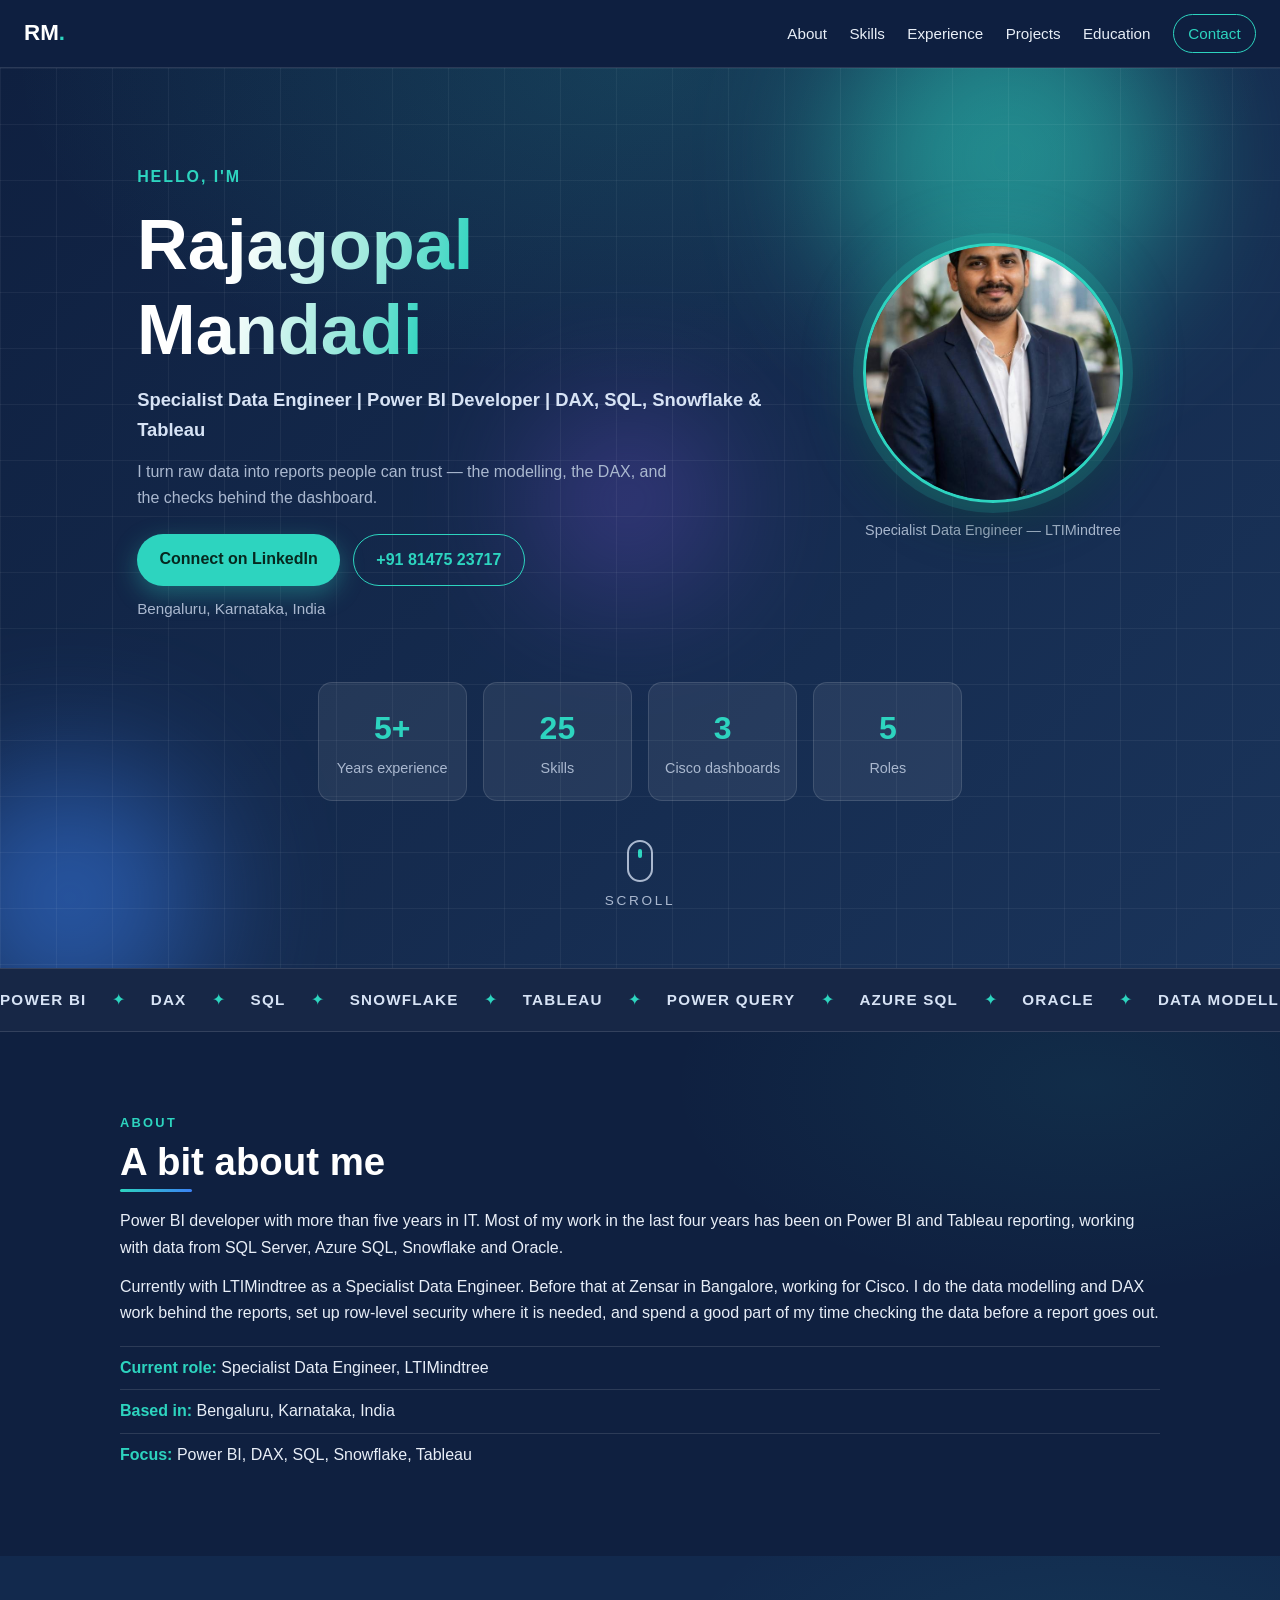
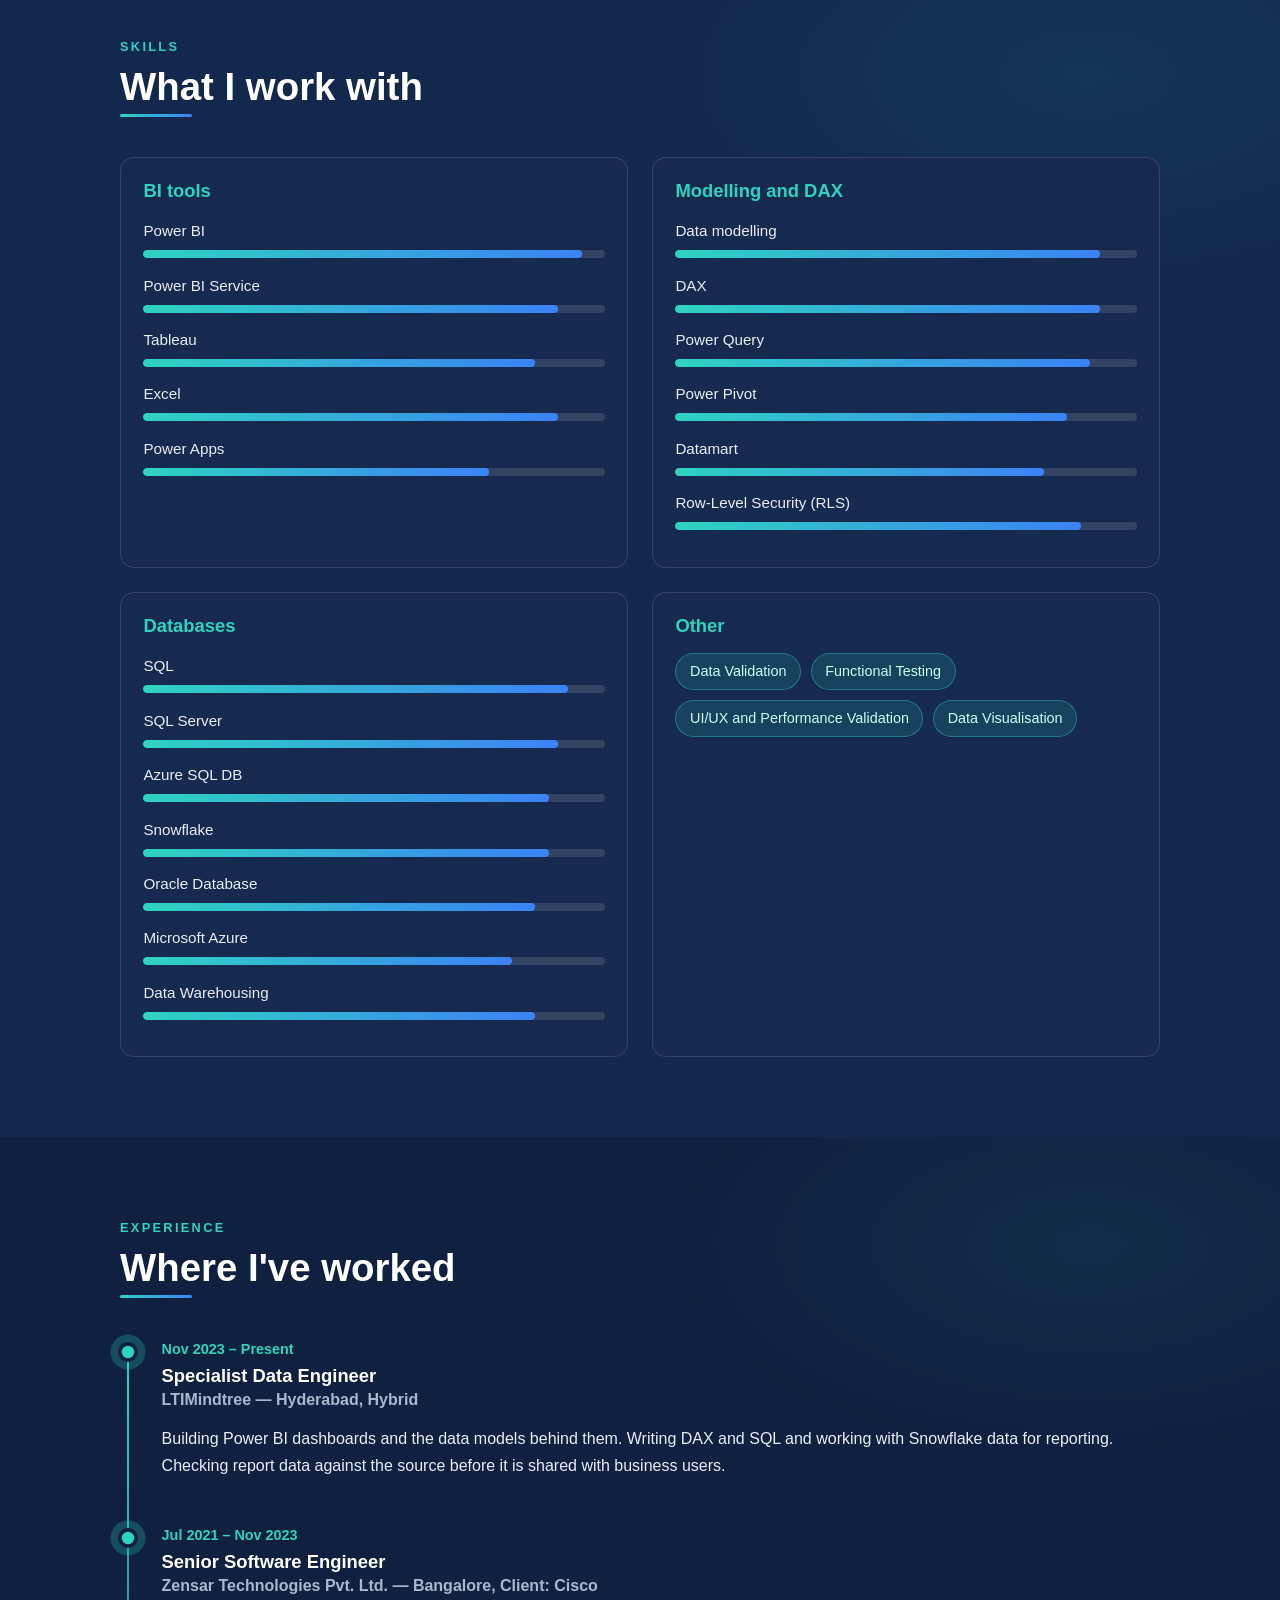
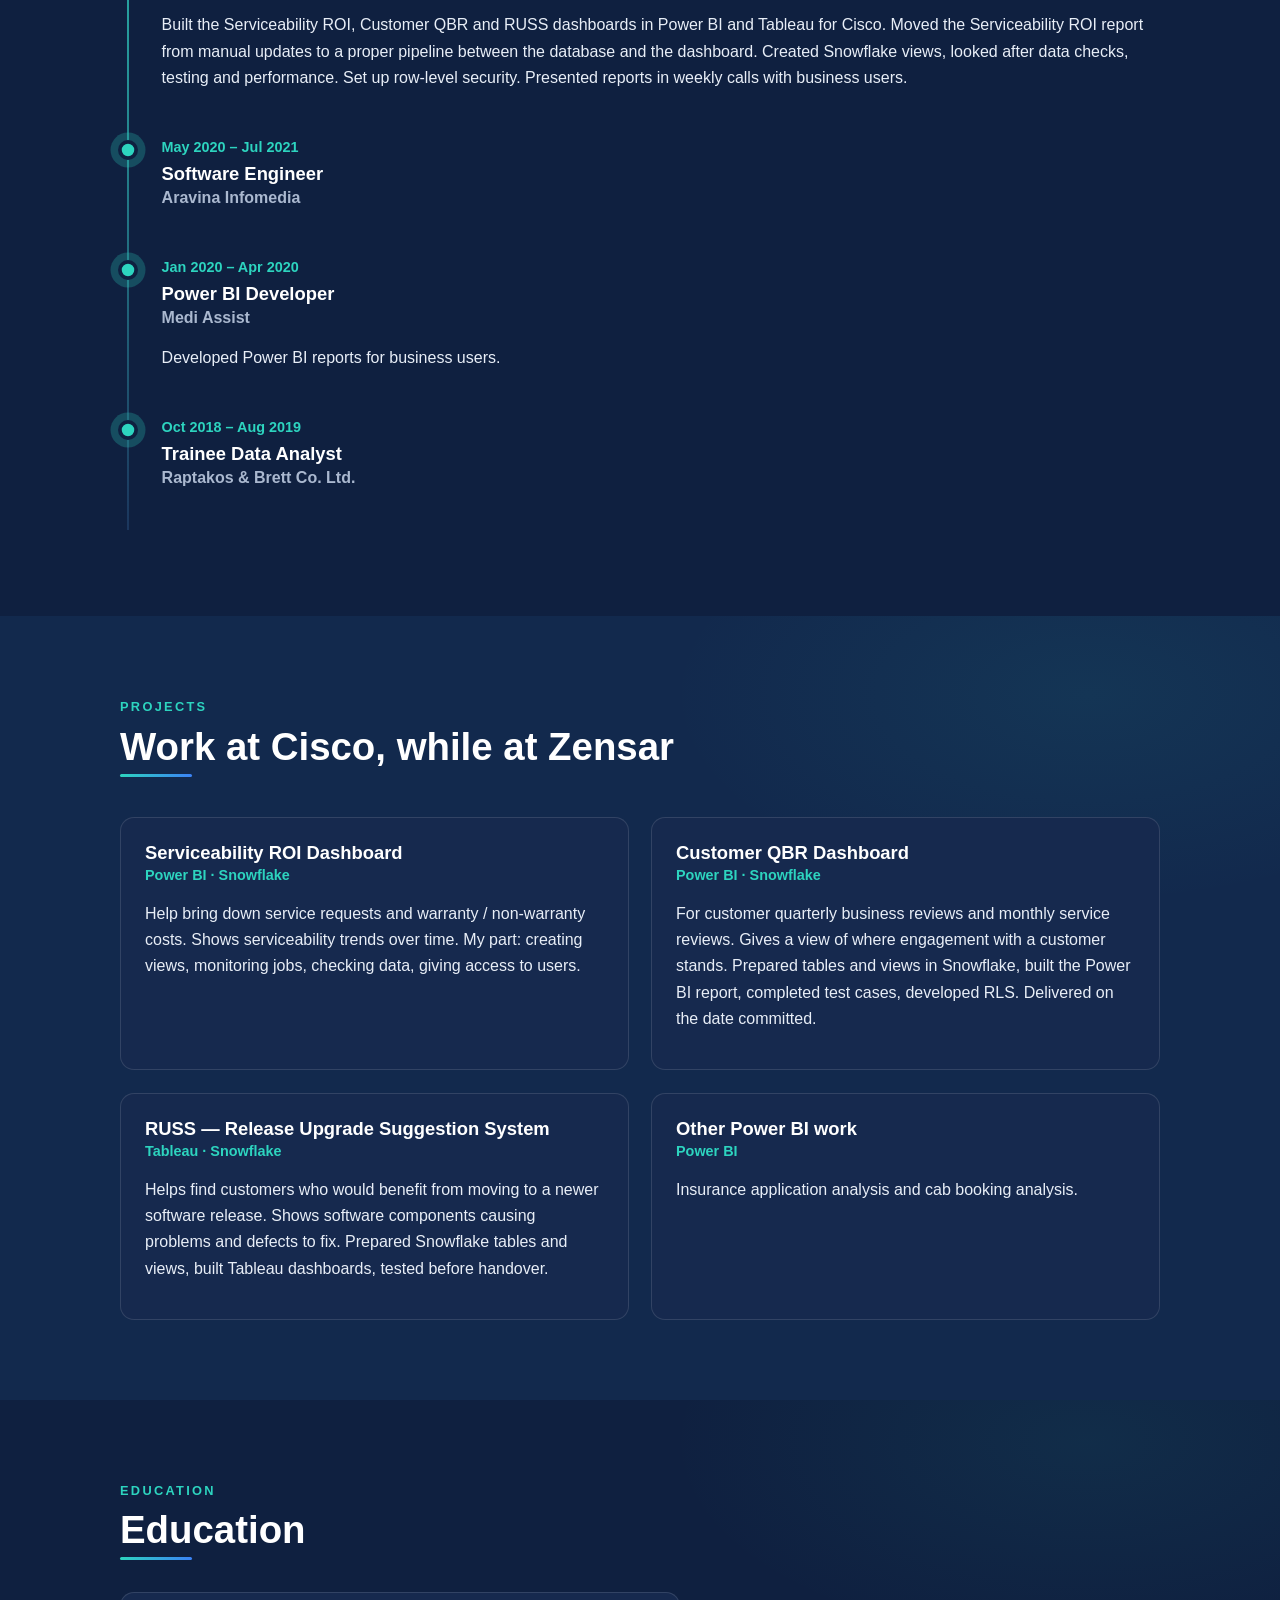
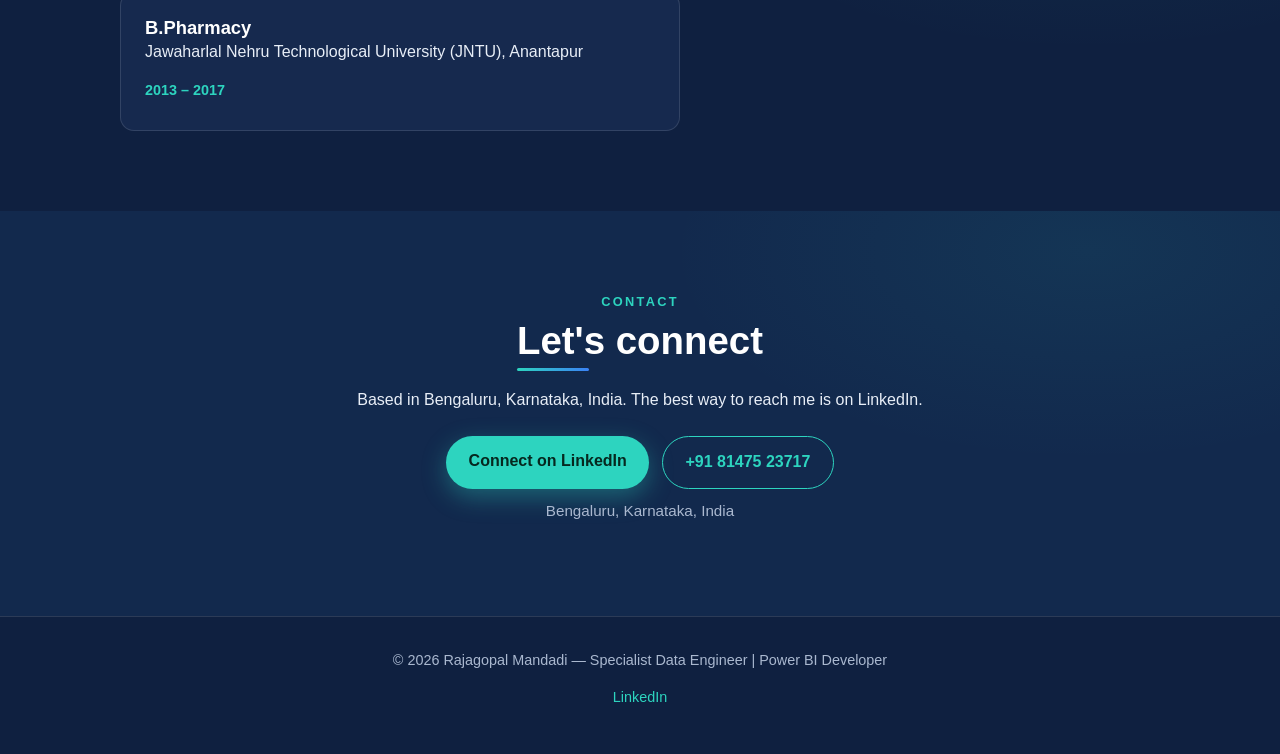
<file: index.html>
<!DOCTYPE html>
<html lang="en">
<head>
  <meta charset="UTF-8">
  <meta name="viewport" content="width=device-width, initial-scale=1.0">
  <title>Rajagopal Mandadi — Specialist Data Engineer | Power BI Developer</title>
  <meta name="description" content="Portfolio of Rajagopal Mandadi, Specialist Data Engineer and Power BI Developer in Bengaluru, India. Power BI, DAX, SQL, Snowflake and Tableau.">
  <link rel="stylesheet" href="styles.css">
</head>
<body>
  <div class="scroll-progress" id="scrollProgress" aria-hidden="true"></div>
  <header class="nav" id="top">
    <a class="logo" href="#top">RM<span>.</span></a>
    <nav class="nav-links" id="navLinks">
      <a href="#about">About</a>
      <a href="#skills">Skills</a>
      <a href="#experience">Experience</a>
      <a href="#projects">Projects</a>
      <a href="#education">Education</a>
      <a href="#contact" class="nav-cta">Contact</a>
    </nav>
    <button class="menu-btn" id="menuBtn" aria-label="Open menu" aria-expanded="false">&#9776;</button>
  </header>

  <!-- Hero -->
  <section class="hero" id="hero">
    <div class="hero-bg" aria-hidden="true">
      <span class="orb orb-1"></span>
      <span class="orb orb-2"></span>
      <span class="orb orb-3"></span>
      <span class="grid-lines"></span>
    </div>
    <div class="hero-inner">
      <div class="hero-text reveal">
        <p class="eyebrow">Hello, I'm</p>
        <h1 aria-label="Rajagopal Mandadi"><span class="word" style="--d:.05s">Rajagopal</span><br><span class="word" style="--d:.25s">Mandadi</span></h1>
        <p class="headline">Specialist Data Engineer | Power BI Developer | DAX, SQL, Snowflake &amp; Tableau</p>
        <p class="hero-sub">I turn raw data into reports people can trust — the modelling, the DAX, and the checks behind the dashboard.</p>
        <div class="hero-actions">
          <a class="btn btn-primary" href="https://www.linkedin.com/in/rajagopal-mandadi-b0b1101a1/" target="_blank" rel="noopener">Connect on LinkedIn</a>
          <a class="btn btn-ghost" href="tel:+918147523717">+91 81475 23717</a>
        </div>
        <p class="hero-location">Bengaluru, Karnataka, India</p>
      </div>
      <div class="hero-photo reveal">
        <div class="photo-frame tilt" id="heroPhoto" data-tilt>
          <img src="[data-uri]" alt="Portrait of Rajagopal Mandadi">
        </div>
        <p class="photo-caption">Specialist Data Engineer — LTIMindtree</p>
      </div>
    </div>
    <div class="stats reveal reveal-stagger">
      <div class="stat"><span class="stat-num" data-target="5" data-suffix="+">0</span><span class="stat-label">Years experience</span></div>
      <div class="stat"><span class="stat-num" data-target="25" data-suffix="">0</span><span class="stat-label">Skills</span></div>
      <div class="stat"><span class="stat-num" data-target="3" data-suffix="">0</span><span class="stat-label">Cisco dashboards</span></div>
      <div class="stat"><span class="stat-num" data-target="5" data-suffix="">0</span><span class="stat-label">Roles</span></div>
    </div>
    <a class="scroll-hint" href="#about" aria-label="Scroll to About"><span class="mouse"><span class="wheel"></span></span><span>Scroll</span></a>
  </section>

  <main>
  <!-- Skill marquee -->
  <div class="marquee" aria-hidden="true"><div class="marquee-track"><span>Power BI</span><i aria-hidden="true">&#10022;</i><span>DAX</span><i aria-hidden="true">&#10022;</i><span>SQL</span><i aria-hidden="true">&#10022;</i><span>Snowflake</span><i aria-hidden="true">&#10022;</i><span>Tableau</span><i aria-hidden="true">&#10022;</i><span>Power Query</span><i aria-hidden="true">&#10022;</i><span>Azure SQL</span><i aria-hidden="true">&#10022;</i><span>Oracle</span><i aria-hidden="true">&#10022;</i><span>Data Modelling</span><i aria-hidden="true">&#10022;</i><span>Row-Level Security</span><i aria-hidden="true">&#10022;</i><span>Power BI Service</span><i aria-hidden="true">&#10022;</i><span>Excel</span><i aria-hidden="true">&#10022;</i><span>Data Visualisation</span><i aria-hidden="true">&#10022;</i><span>Data Validation</span><i aria-hidden="true">&#10022;</i><span>Power BI</span><i aria-hidden="true">&#10022;</i><span>DAX</span><i aria-hidden="true">&#10022;</i><span>SQL</span><i aria-hidden="true">&#10022;</i><span>Snowflake</span><i aria-hidden="true">&#10022;</i><span>Tableau</span><i aria-hidden="true">&#10022;</i><span>Power Query</span><i aria-hidden="true">&#10022;</i><span>Azure SQL</span><i aria-hidden="true">&#10022;</i><span>Oracle</span><i aria-hidden="true">&#10022;</i><span>Data Modelling</span><i aria-hidden="true">&#10022;</i><span>Row-Level Security</span><i aria-hidden="true">&#10022;</i><span>Power BI Service</span><i aria-hidden="true">&#10022;</i><span>Excel</span><i aria-hidden="true">&#10022;</i><span>Data Visualisation</span><i aria-hidden="true">&#10022;</i><span>Data Validation</span><i aria-hidden="true">&#10022;</i></div></div>

    <!-- About -->
    <section id="about" class="section">
      <div class="container reveal">
        <p class="section-eyebrow">About</p>
        <h2 class="section-title">A bit about me</h2>
        <p>Power BI developer with more than five years in IT. Most of my work in the last four years has been on Power BI and Tableau reporting, working with data from SQL Server, Azure SQL, Snowflake and Oracle.</p>
        <p>Currently with LTIMindtree as a Specialist Data Engineer. Before that at Zensar in Bangalore, working for Cisco. I do the data modelling and DAX work behind the reports, set up row-level security where it is needed, and spend a good part of my time checking the data before a report goes out.</p>
        <ul class="about-points">
          <li><strong>Current role:</strong> Specialist Data Engineer, LTIMindtree</li>
          <li><strong>Based in:</strong> Bengaluru, Karnataka, India</li>
          <li><strong>Focus:</strong> Power BI, DAX, SQL, Snowflake, Tableau</li>
        </ul>
      </div>
    </section>

    <!-- Skills -->
    <section id="skills" class="section section-alt">
      <div class="container reveal">
        <p class="section-eyebrow">Skills</p>
        <h2 class="section-title">What I work with</h2>
        <div class="skills-grid">
          <div class="skill-group reveal">
            <h3>BI tools</h3>
            <div class="skill" data-level="95"><span>Power BI</span><div class="bar"><i style="--w:95%"></i></div></div>
            <div class="skill" data-level="90"><span>Power BI Service</span><div class="bar"><i style="--w:90%"></i></div></div>
            <div class="skill" data-level="85"><span>Tableau</span><div class="bar"><i style="--w:85%"></i></div></div>
            <div class="skill" data-level="90"><span>Excel</span><div class="bar"><i style="--w:90%"></i></div></div>
            <div class="skill" data-level="75"><span>Power Apps</span><div class="bar"><i style="--w:75%"></i></div></div>
          </div>
          <div class="skill-group reveal">
            <h3>Modelling and DAX</h3>
            <div class="skill" data-level="92"><span>Data modelling</span><div class="bar"><i style="--w:92%"></i></div></div>
            <div class="skill" data-level="92"><span>DAX</span><div class="bar"><i style="--w:92%"></i></div></div>
            <div class="skill" data-level="90"><span>Power Query</span><div class="bar"><i style="--w:90%"></i></div></div>
            <div class="skill" data-level="85"><span>Power Pivot</span><div class="bar"><i style="--w:85%"></i></div></div>
            <div class="skill" data-level="80"><span>Datamart</span><div class="bar"><i style="--w:80%"></i></div></div>
            <div class="skill" data-level="88"><span>Row-Level Security (RLS)</span><div class="bar"><i style="--w:88%"></i></div></div>
          </div>
          <div class="skill-group reveal">
            <h3>Databases</h3>
            <div class="skill" data-level="92"><span>SQL</span><div class="bar"><i style="--w:92%"></i></div></div>
            <div class="skill" data-level="90"><span>SQL Server</span><div class="bar"><i style="--w:90%"></i></div></div>
            <div class="skill" data-level="88"><span>Azure SQL DB</span><div class="bar"><i style="--w:88%"></i></div></div>
            <div class="skill" data-level="88"><span>Snowflake</span><div class="bar"><i style="--w:88%"></i></div></div>
            <div class="skill" data-level="85"><span>Oracle Database</span><div class="bar"><i style="--w:85%"></i></div></div>
            <div class="skill" data-level="80"><span>Microsoft Azure</span><div class="bar"><i style="--w:80%"></i></div></div>
            <div class="skill" data-level="85"><span>Data Warehousing</span><div class="bar"><i style="--w:85%"></i></div></div>
          </div>
          <div class="skill-group reveal">
            <h3>Other</h3>
            <ul class="tag-list">
              <li>Data Validation</li>
              <li>Functional Testing</li>
              <li>UI/UX and Performance Validation</li>
              <li>Data Visualisation</li>
            </ul>
          </div>
        </div>
      </div>
    </section>

    <!-- Experience -->
    <section id="experience" class="section">
      <div class="container reveal">
        <p class="section-eyebrow">Experience</p>
        <h2 class="section-title">Where I've worked</h2>
        <ol class="timeline">
          <li class="timeline-item reveal reveal-left">
            <span class="timeline-dot"></span>
            <p class="timeline-date">Nov 2023 – Present</p>
            <h3>Specialist Data Engineer</h3>
            <p class="timeline-org">LTIMindtree — Hyderabad, Hybrid</p>
            <p>Building Power BI dashboards and the data models behind them. Writing DAX and SQL and working with Snowflake data for reporting. Checking report data against the source before it is shared with business users.</p>
          </li>
          <li class="timeline-item reveal reveal-right">
            <span class="timeline-dot"></span>
            <p class="timeline-date">Jul 2021 – Nov 2023</p>
            <h3>Senior Software Engineer</h3>
            <p class="timeline-org">Zensar Technologies Pvt. Ltd. — Bangalore, Client: Cisco</p>
            <p>Built the Serviceability ROI, Customer QBR and RUSS dashboards in Power BI and Tableau for Cisco. Moved the Serviceability ROI report from manual updates to a proper pipeline between the database and the dashboard. Created Snowflake views, looked after data checks, testing and performance. Set up row-level security. Presented reports in weekly calls with business users.</p>
          </li>
          <li class="timeline-item reveal reveal-left">
            <span class="timeline-dot"></span>
            <p class="timeline-date">May 2020 – Jul 2021</p>
            <h3>Software Engineer</h3>
            <p class="timeline-org">Aravina Infomedia</p>
          </li>
          <li class="timeline-item reveal reveal-right">
            <span class="timeline-dot"></span>
            <p class="timeline-date">Jan 2020 – Apr 2020</p>
            <h3>Power BI Developer</h3>
            <p class="timeline-org">Medi Assist</p>
            <p>Developed Power BI reports for business users.</p>
          </li>
          <li class="timeline-item reveal reveal-left">
            <span class="timeline-dot"></span>
            <p class="timeline-date">Oct 2018 – Aug 2019</p>
            <h3>Trainee Data Analyst</h3>
            <p class="timeline-org">Raptakos &amp; Brett Co. Ltd.</p>
          </li>
        </ol>
      </div>
    </section>

    <!-- Projects -->
    <section id="projects" class="section section-alt">
      <div class="container reveal">
        <p class="section-eyebrow">Projects</p>
        <h2 class="section-title">Work at Cisco, while at Zensar</h2>
        <div class="cards">
          <article class="card reveal tilt" data-tilt>
            <h3>Serviceability ROI Dashboard</h3>
            <p class="card-tools">Power BI · Snowflake</p>
            <p>Help bring down service requests and warranty / non-warranty costs. Shows serviceability trends over time. My part: creating views, monitoring jobs, checking data, giving access to users.</p>
          </article>
          <article class="card reveal tilt" data-tilt>
            <h3>Customer QBR Dashboard</h3>
            <p class="card-tools">Power BI · Snowflake</p>
            <p>For customer quarterly business reviews and monthly service reviews. Gives a view of where engagement with a customer stands. Prepared tables and views in Snowflake, built the Power BI report, completed test cases, developed RLS. Delivered on the date committed.</p>
          </article>
          <article class="card reveal tilt" data-tilt>
            <h3>RUSS — Release Upgrade Suggestion System</h3>
            <p class="card-tools">Tableau · Snowflake</p>
            <p>Helps find customers who would benefit from moving to a newer software release. Shows software components causing problems and defects to fix. Prepared Snowflake tables and views, built Tableau dashboards, tested before handover.</p>
          </article>
          <article class="card reveal tilt" data-tilt>
            <h3>Other Power BI work</h3>
            <p class="card-tools">Power BI</p>
            <p>Insurance application analysis and cab booking analysis.</p>
          </article>
        </div>
      </div>
    </section>

    <!-- Education -->
    <section id="education" class="section">
      <div class="container reveal">
        <p class="section-eyebrow">Education</p>
        <h2 class="section-title">Education</h2>
        <div class="edu-card reveal">
          <h3>B.Pharmacy</h3>
          <p>Jawaharlal Nehru Technological University (JNTU), Anantapur</p>
          <p class="timeline-date">2013 – 2017</p>
        </div>
      </div>
    </section>

    <!-- Contact -->
    <section id="contact" class="section section-alt">
      <div class="container reveal contact-box">
        <p class="section-eyebrow">Contact</p>
        <h2 class="section-title">Let's connect</h2>
        <p>Based in Bengaluru, Karnataka, India. The best way to reach me is on LinkedIn.</p>
        <div class="hero-actions">
          <a class="btn btn-primary" href="https://www.linkedin.com/in/rajagopal-mandadi-b0b1101a1/" target="_blank" rel="noopener">Connect on LinkedIn</a>
          <a class="btn btn-ghost" href="tel:+918147523717">+91 81475 23717</a>
        </div>
        <p class="hero-location">Bengaluru, Karnataka, India</p>
      </div>
    </section>
  </main>

  <footer>
    <p>&copy; <span id="year">2026</span> Rajagopal Mandadi — Specialist Data Engineer | Power BI Developer</p>
    <p><a href="https://www.linkedin.com/in/rajagopal-mandadi-b0b1101a1/" target="_blank" rel="noopener">LinkedIn</a></p>
  </footer>

  <script src="script.js"></script>
</body>
</html>
</file>
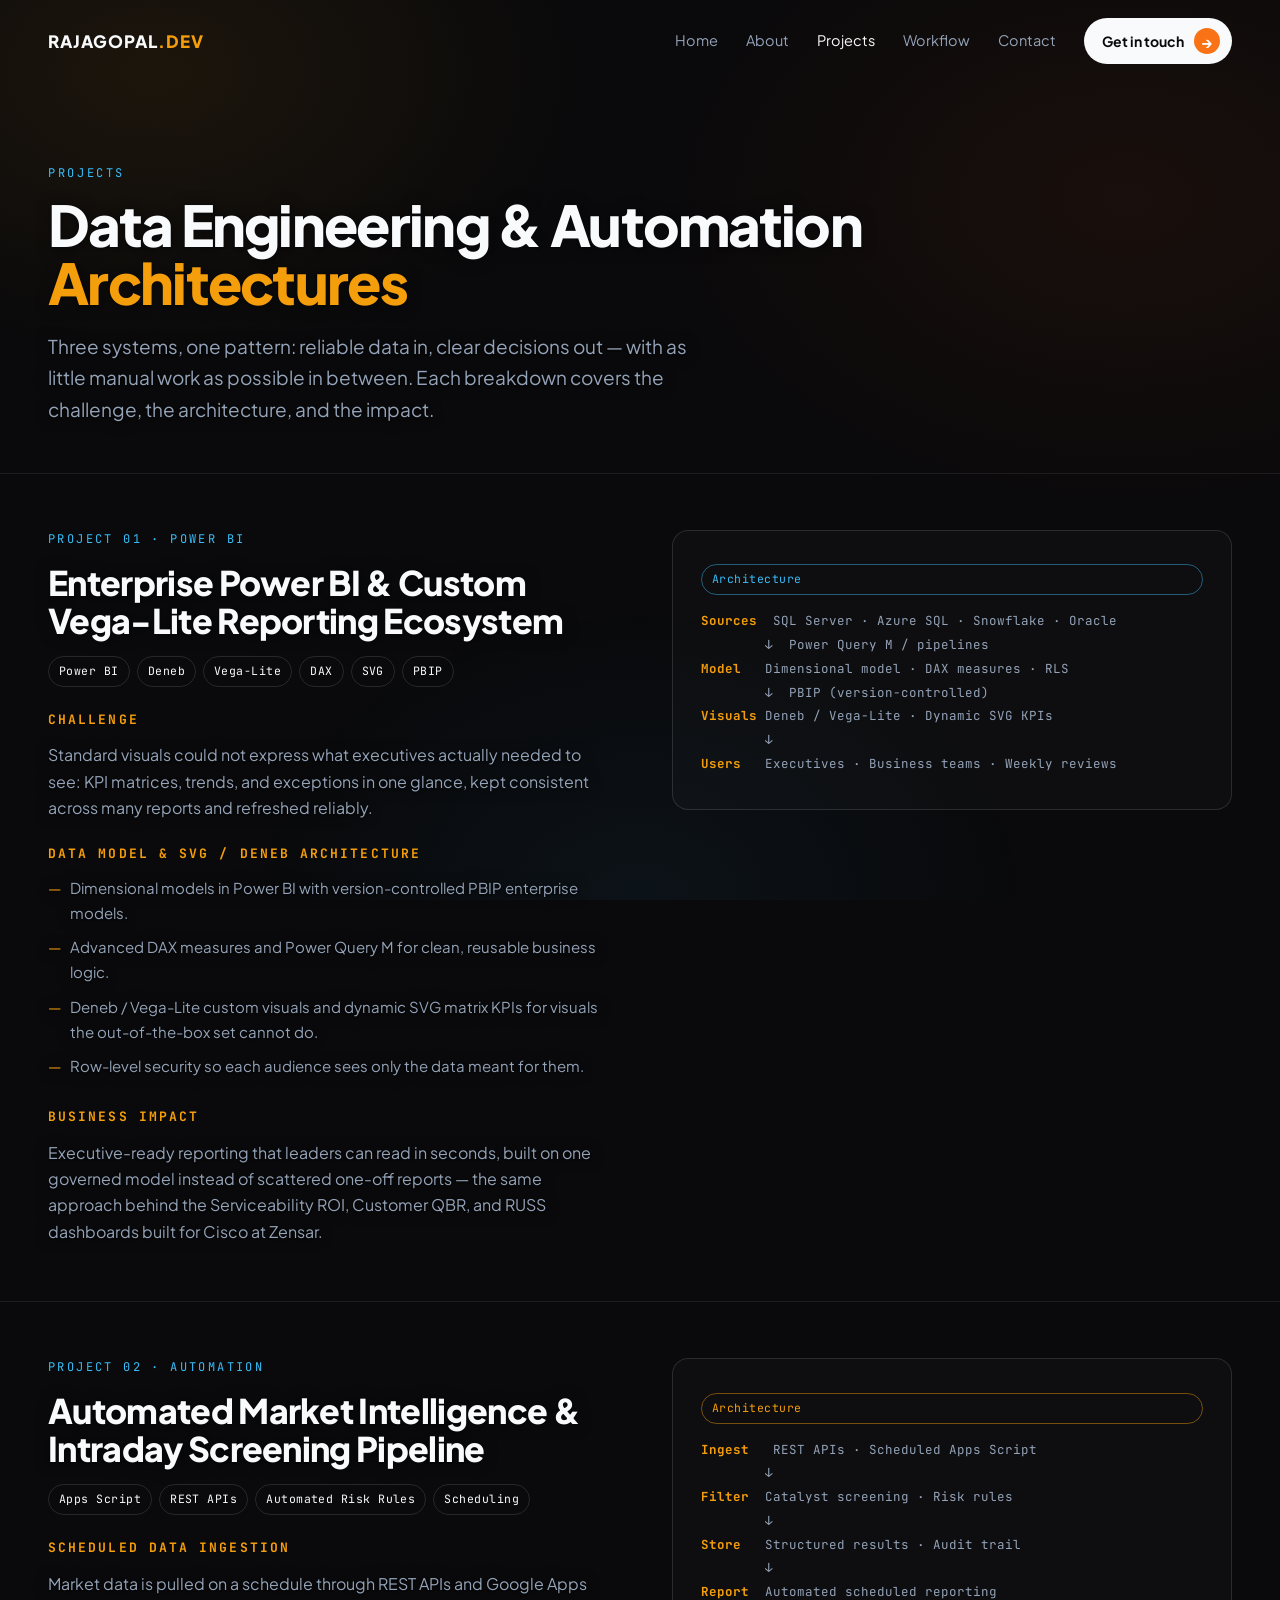
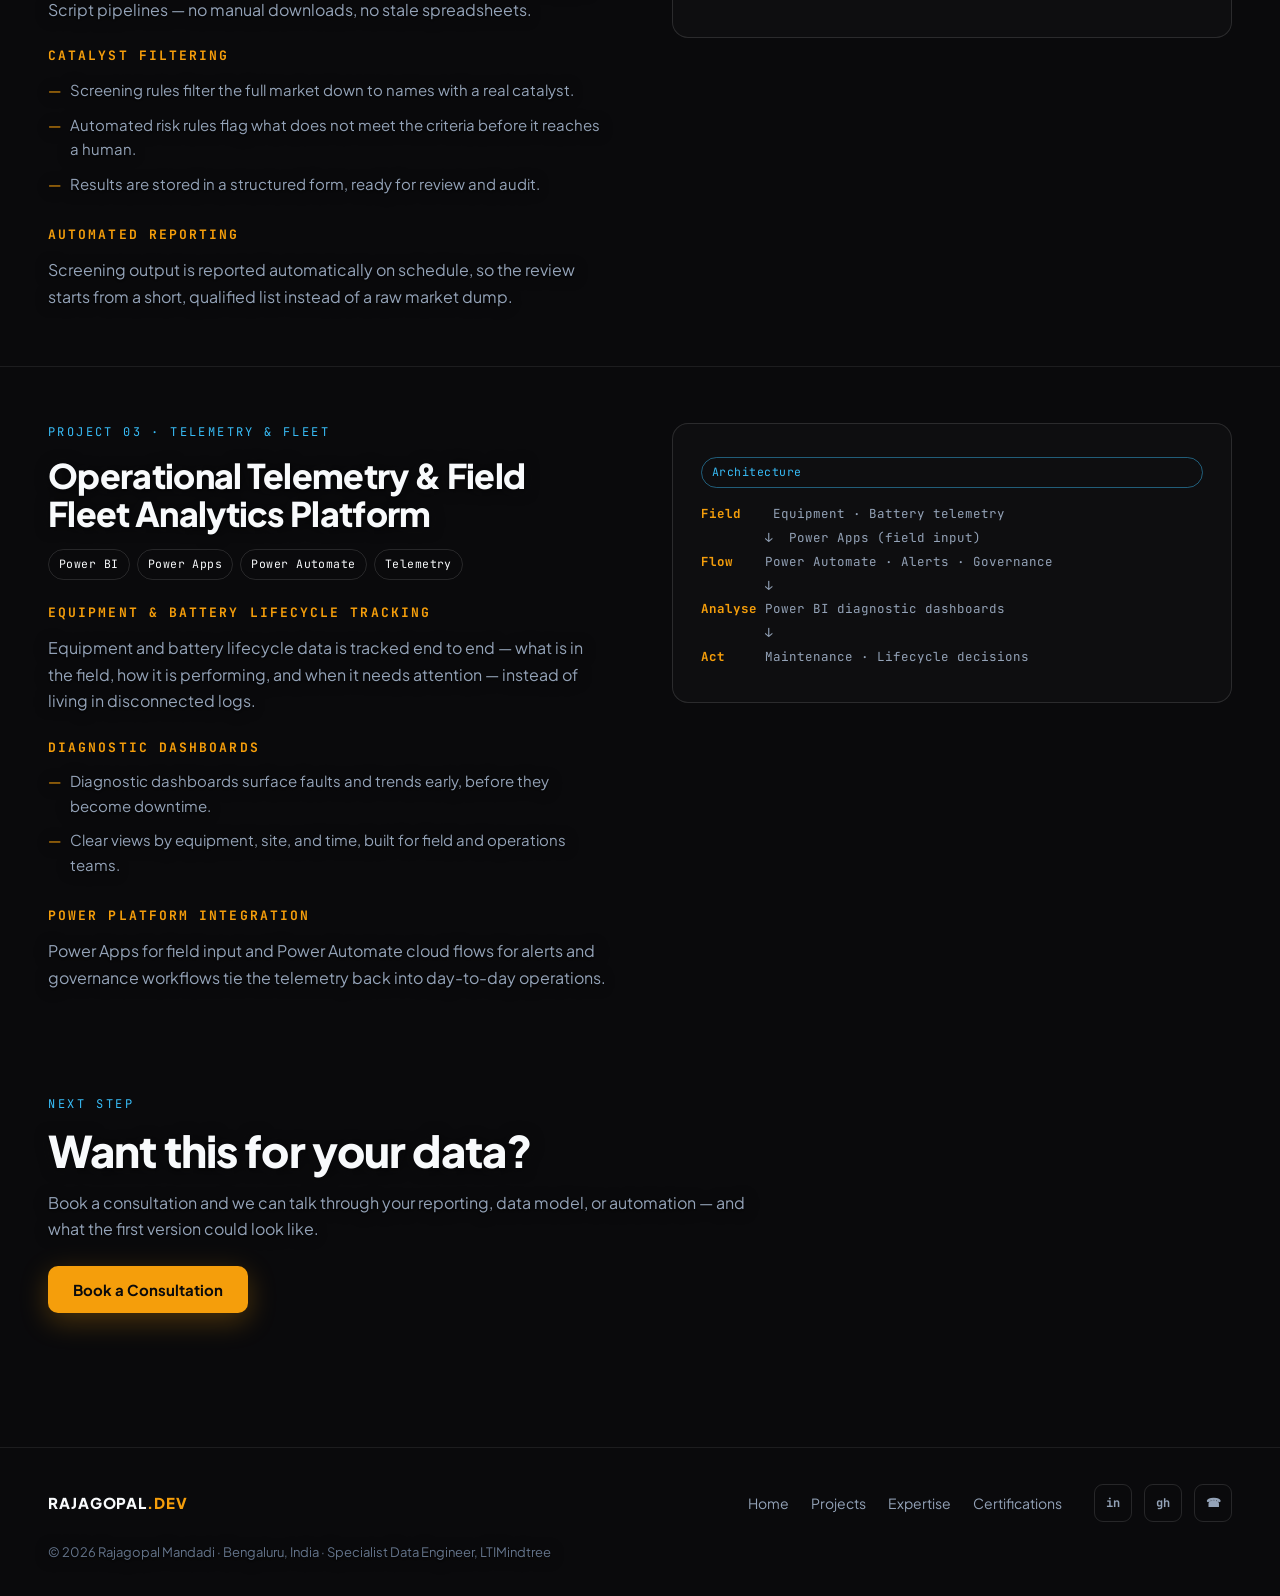
<file: executive/projects.html>
<!DOCTYPE html>
<html lang="en">
<head>
  <meta charset="UTF-8">
  <meta name="viewport" content="width=device-width, initial-scale=1.0">
  <title>Projects — Data Engineering &amp; Automation Architectures | RAJAGOPAL.DEV</title>
  <meta name="description" content="Architectural deep-dives by Rajagopal Mandadi: Enterprise Power BI & Vega-Lite reporting, automated market-intelligence pipelines, and operational telemetry & fleet analytics.">
  <link rel="preconnect" href="https://fonts.googleapis.com">
  <link rel="preconnect" href="https://fonts.gstatic.com" crossorigin>
  <link href="https://fonts.googleapis.com/css2?family=Plus+Jakarta+Sans:wght@400;500;600;700;800&family=JetBrains+Mono:wght@400;600;700&display=swap" rel="stylesheet">
  <link rel="stylesheet" href="styles.css">
</head>
<body class="projects-page">
  <div class="page">
    <header class="site-header" id="site-header">
      <nav class="nav" aria-label="Main navigation">
        <a class="brand" href="index.html">RAJAGOPAL<span>.DEV</span></a>
        <button class="nav-toggle" id="nav-toggle" aria-label="Toggle navigation" aria-expanded="false">☰</button>
        <div class="nav-links" id="nav-links">
          <a href="index.html">Home</a>
          <a href="index.html#about">About</a>
          <a href="projects.html" class="active">Projects</a>
          <a href="index.html#workflow">Workflow</a>
          <a href="index.html#contact">Contact</a>
          <button class="btn-touch" data-open-modal>Get in touch <span class="touch-arrow">&rarr;</span></button>
        </div>
      </nav>
    </header>

    <main>
      <section class="page-header">
        <div class="container">
          <span class="kicker" style="font-family: var(--mono); font-size: 12px; letter-spacing: 0.22em; text-transform: uppercase; color: var(--cyan); display: block; margin-bottom: 12px;">Projects</span>
          <h1>Data Engineering &amp; Automation <span class="accent">Architectures</span></h1>
          <p class="lede">Three systems, one pattern: reliable data in, clear decisions out — with as little manual work as possible in between. Each breakdown covers the challenge, the architecture, and the impact.</p>
        </div>
      </section>

      <!-- Project 1 -->
      <section class="project-deep">
        <div class="container">
          <div class="project-deep-grid">
            <div class="reveal">
              <span class="project-kicker">Project 01 · Power BI</span>
              <h2>Enterprise Power BI &amp; Custom Vega-Lite Reporting Ecosystem</h2>
              <div style="display:flex; flex-wrap:wrap; gap:7px; margin-top:16px;">
                <span class="pill">Power BI</span><span class="pill">Deneb</span><span class="pill">Vega-Lite</span><span class="pill">DAX</span><span class="pill">SVG</span><span class="pill">PBIP</span>
              </div>
              <h4>Challenge</h4>
              <p>Standard visuals could not express what executives actually needed to see: KPI matrices, trends, and exceptions in one glance, kept consistent across many reports and refreshed reliably.</p>
              <h4>Data Model &amp; SVG / Deneb Architecture</h4>
              <ul class="bullets">
                <li>Dimensional models in Power BI with version-controlled PBIP enterprise models.</li>
                <li>Advanced DAX measures and Power Query M for clean, reusable business logic.</li>
                <li>Deneb / Vega-Lite custom visuals and dynamic SVG matrix KPIs for visuals the out-of-the-box set cannot do.</li>
                <li>Row-level security so each audience sees only the data meant for them.</li>
              </ul>
              <h4>Business Impact</h4>
              <p>Executive-ready reporting that leaders can read in seconds, built on one governed model instead of scattered one-off reports — the same approach behind the Serviceability ROI, Customer QBR, and RUSS dashboards built for Cisco at Zensar.</p>
            </div>
            <div class="project-visual reveal reveal-delay-1">
              <span class="pill cyan">Architecture</span>
              <div class="arch-diagram"><b>Sources</b>  SQL Server · Azure SQL · Snowflake · Oracle
        ↓  Power Query M / pipelines
<b>Model</b>   Dimensional model · DAX measures · RLS
        ↓  PBIP (version-controlled)
<b>Visuals</b> Deneb / Vega-Lite · Dynamic SVG KPIs
        ↓
<b>Users</b>   Executives · Business teams · Weekly reviews</div>
            </div>
          </div>
        </div>
      </section>

      <!-- Project 2 -->
      <section class="project-deep">
        <div class="container">
          <div class="project-deep-grid flip">
            <div class="reveal">
              <span class="project-kicker">Project 02 · Automation</span>
              <h2>Automated Market Intelligence &amp; Intraday Screening Pipeline</h2>
              <div style="display:flex; flex-wrap:wrap; gap:7px; margin-top:16px;">
                <span class="pill">Apps Script</span><span class="pill">REST APIs</span><span class="pill">Automated Risk Rules</span><span class="pill">Scheduling</span>
              </div>
              <h4>Scheduled Data Ingestion</h4>
              <p>Market data is pulled on a schedule through REST APIs and Google Apps Script pipelines — no manual downloads, no stale spreadsheets.</p>
              <h4>Catalyst Filtering</h4>
              <ul class="bullets">
                <li>Screening rules filter the full market down to names with a real catalyst.</li>
                <li>Automated risk rules flag what does not meet the criteria before it reaches a human.</li>
                <li>Results are stored in a structured form, ready for review and audit.</li>
              </ul>
              <h4>Automated Reporting</h4>
              <p>Screening output is reported automatically on schedule, so the review starts from a short, qualified list instead of a raw market dump.</p>
            </div>
            <div class="project-visual reveal reveal-delay-1">
              <span class="pill amber">Architecture</span>
              <div class="arch-diagram"><b>Ingest</b>   REST APIs · Scheduled Apps Script
        ↓
<b>Filter</b>  Catalyst screening · Risk rules
        ↓
<b>Store</b>   Structured results · Audit trail
        ↓
<b>Report</b>  Automated scheduled reporting</div>
            </div>
          </div>
        </div>
      </section>

      <!-- Project 3 -->
      <section class="project-deep">
        <div class="container">
          <div class="project-deep-grid">
            <div class="reveal">
              <span class="project-kicker">Project 03 · Telemetry &amp; Fleet</span>
              <h2>Operational Telemetry &amp; Field Fleet Analytics Platform</h2>
              <div style="display:flex; flex-wrap:wrap; gap:7px; margin-top:16px;">
                <span class="pill">Power BI</span><span class="pill">Power Apps</span><span class="pill">Power Automate</span><span class="pill">Telemetry</span>
              </div>
              <h4>Equipment &amp; Battery Lifecycle Tracking</h4>
              <p>Equipment and battery lifecycle data is tracked end to end — what is in the field, how it is performing, and when it needs attention — instead of living in disconnected logs.</p>
              <h4>Diagnostic Dashboards</h4>
              <ul class="bullets">
                <li>Diagnostic dashboards surface faults and trends early, before they become downtime.</li>
                <li>Clear views by equipment, site, and time, built for field and operations teams.</li>
              </ul>
              <h4>Power Platform Integration</h4>
              <p>Power Apps for field input and Power Automate cloud flows for alerts and governance workflows tie the telemetry back into day-to-day operations.</p>
            </div>
            <div class="project-visual reveal reveal-delay-1">
              <span class="pill cyan">Architecture</span>
              <div class="arch-diagram"><b>Field</b>    Equipment · Battery telemetry
        ↓  Power Apps (field input)
<b>Flow</b>    Power Automate · Alerts · Governance
        ↓
<b>Analyse</b> Power BI diagnostic dashboards
        ↓
<b>Act</b>     Maintenance · Lifecycle decisions</div>
            </div>
          </div>
        </div>
      </section>

      <section style="padding-top: 48px;">
        <div class="container">
          <div class="section-head reveal">
            <span class="kicker">Next step</span>
            <h2>Want this for your data?</h2>
            <p>Book a consultation and we can talk through your reporting, data model, or automation — and what the first version could look like.</p>
            <div style="margin-top: 24px;"><button class="btn btn-amber" data-open-modal>Book a Consultation</button></div>
          </div>
        </div>
      </section>
    </main>

    <footer class="site-footer">
      <div class="footer-inner">
        <a class="brand" href="index.html">RAJAGOPAL<span>.DEV</span></a>
        <nav class="footer-nav" aria-label="Footer navigation">
          <a href="index.html">Home</a>
          <a href="projects.html">Projects</a>
          <a href="index.html#expertise">Expertise</a>
          <a href="index.html#credentials">Certifications</a>
        </nav>
        <div class="footer-social">
          <a href="https://www.linkedin.com/in/rajagopal-mandadi-b0b1101a1/" target="_blank" rel="noopener" aria-label="LinkedIn">in</a>
          <a href="https://github.com/rajagopalbi" target="_blank" rel="noopener" aria-label="GitHub">gh</a>
          <a href="tel:+918147523717" aria-label="Phone">☎</a>
        </div>
        <p class="copyright">© <span id="year">2026</span> Rajagopal Mandadi · Bengaluru, India · Specialist Data Engineer, LTIMindtree</p>
      </div>
    </footer>
  </div>

  <!-- Book a Consultation modal -->
  <div class="modal" id="consult-modal" role="dialog" aria-modal="true" aria-labelledby="modal-title">
    <div class="modal-backdrop" data-close-modal></div>
    <div class="modal-card">
      <button class="modal-close" data-close-modal aria-label="Close">✕</button>
      <h3 id="modal-title">Book a Consultation</h3>
      <p>Want to talk data, dashboards, or automation? Reach out directly — no forms, no waiting.</p>
      <div class="modal-links">
        <a href="https://www.linkedin.com/in/rajagopal-mandadi-b0b1101a1/" target="_blank" rel="noopener">LinkedIn <small>linkedin.com/in/rajagopal-mandadi-b0b1101a1</small></a>
        <a href="tel:+918147523717">Phone <small>+91 81475 23717</small></a>
        <a href="https://github.com/rajagopalbi" target="_blank" rel="noopener">GitHub <small>github.com/rajagopalbi</small></a>
      </div>
    </div>
  </div>

  <script src="script.js"></script>
</body>
</html>
</file>
<file: styles.css>
/* Rajagopal Mandadi — portfolio
   Dark navy (#0f2040 / #1B365D) + teal accent. System fonts, no external images. */

:root {
  --navy: #0f2040;
  --navy-2: #1b365d;
  --navy-3: #12294d;
  --teal: #2dd4bf;
  --teal-dark: #14b8a6;
  --text: #e8eef7;
  --muted: #aab8cf;
  --card: #16294e;
  --line: rgba(255, 255, 255, .12);
  --radius: 14px;
}

* { box-sizing: border-box; margin: 0; padding: 0; }

html { scroll-behavior: smooth; }

body {
  font-family: -apple-system, BlinkMacSystemFont, "Segoe UI", Roboto, Helvetica, Arial, sans-serif;
  background: var(--navy);
  color: var(--text);
  line-height: 1.65;
  overflow-x: hidden;
}

a { color: var(--teal); text-decoration: none; }
a:hover { text-decoration: underline; }
h1, h2, h3 { line-height: 1.2; color: #fff; }
h2 { font-size: clamp(1.7rem, 4vw, 2.4rem); margin-bottom: 1rem; }
h3 { font-size: 1.15rem; }
p { margin-bottom: .8rem; }

.container { max-width: 1080px; margin: 0 auto; padding: 0 1.25rem; }
.section { padding: 5rem 0; }
.section-alt { background: var(--navy-3); }
.section-eyebrow {
  color: var(--teal); text-transform: uppercase; letter-spacing: .18em;
  font-size: .8rem; font-weight: 700; margin-bottom: .4rem;
}

/* Nav */
.nav {
  position: sticky; top: 0; z-index: 50;
  display: flex; align-items: center; justify-content: space-between;
  padding: .9rem 1.5rem;
  background: rgba(15, 32, 64, .92);
  backdrop-filter: blur(8px);
  border-bottom: 1px solid var(--line);
}
.logo { font-size: 1.4rem; font-weight: 800; color: #fff; }
.logo span { color: var(--teal); }
.logo:hover { text-decoration: none; }
.nav-links { display: flex; gap: 1.4rem; align-items: center; }
.nav-links a { color: var(--text); font-size: .95rem; }
.nav-links a.active { color: var(--teal); }
.nav-cta {
  border: 1px solid var(--teal); border-radius: 999px; padding: .35rem .9rem;
  color: var(--teal) !important;
}
.menu-btn {
  display: none; background: none; border: 1px solid var(--line);
  color: #fff; font-size: 1.3rem; border-radius: 8px; padding: .2rem .6rem; cursor: pointer;
}

/* Hero */
.hero {
  position: relative; overflow: hidden;
  padding: 4.5rem 1.25rem 3rem;
  background: linear-gradient(135deg, #0f2040 0%, #1b365d 55%, #0e2a3a 100%);
  background-size: 200% 200%;
  animation: gradientShift 14s ease-in-out infinite alternate;
}
@keyframes gradientShift {
  from { background-position: 0% 0%; }
  to { background-position: 100% 100%; }
}
.hero-bg { position: absolute; inset: 0; pointer-events: none; }
.orb { position: absolute; border-radius: 50%; filter: blur(70px); opacity: .55; animation: float 9s ease-in-out infinite; }
.orb-1 { width: 340px; height: 340px; background: #2dd4bf; top: -80px; right: 8%; }
.orb-2 { width: 260px; height: 260px; background: #3b82f6; bottom: -60px; left: -60px; animation-delay: -3s; }
.orb-3 { width: 180px; height: 180px; background: #8b5cf6; top: 38%; left: 42%; animation-delay: -6s; opacity: .35; }
@keyframes float {
  0%, 100% { transform: translateY(0) translateX(0); }
  50% { transform: translateY(-28px) translateX(18px); }
}
.grid-lines {
  position: absolute; inset: 0;
  background-image: linear-gradient(rgba(255,255,255,.05) 1px, transparent 1px),
    linear-gradient(90deg, rgba(255,255,255,.05) 1px, transparent 1px);
  background-size: 56px 56px;
}
.hero-inner {
  position: relative; max-width: 1080px; margin: 0 auto;
  display: flex; gap: 3rem; align-items: center; flex-wrap: wrap;
}
.hero-text { flex: 1 1 420px; }
.eyebrow { color: var(--teal); font-weight: 700; letter-spacing: .12em; text-transform: uppercase; }
.hero h1 { font-size: clamp(2.6rem, 7vw, 4.4rem); margin: .3rem 0 .8rem; }
.headline { font-size: 1.15rem; color: #d7e3f5; font-weight: 600; }
.hero-sub { color: var(--muted); max-width: 34rem; }
.hero-actions { display: flex; gap: .8rem; flex-wrap: wrap; margin: 1.4rem 0 .6rem; }
.btn {
  display: inline-block; padding: .75rem 1.4rem; border-radius: 999px;
  font-weight: 700; transition: transform .2s ease, box-shadow .2s ease;
}
.btn:hover { text-decoration: none; transform: translateY(-2px); }
.btn-primary { background: var(--teal); color: #06281f; box-shadow: 0 8px 24px rgba(45, 212, 191, .35); }
.btn-ghost { border: 1px solid var(--teal); color: var(--teal); }
.hero-location { color: var(--muted); font-size: .95rem; }
.hero-photo { flex: 0 1 300px; text-align: center; }
.photo-frame {
  width: 260px; height: 260px; margin: 0 auto; border-radius: 50%;
  overflow: hidden; border: 4px solid var(--teal);
  box-shadow: 0 0 0 10px rgba(45, 212, 191, .15), 0 20px 50px rgba(0, 0, 0, .45);
  animation: photoBob 6s ease-in-out infinite;
}
@keyframes photoBob { 0%, 100% { transform: translateY(0); } 50% { transform: translateY(-10px); } }
.photo-frame img { width: 100%; height: 100%; object-fit: cover; display: block; background: var(--navy-2); }
.photo-caption { margin-top: 1rem; color: var(--muted); font-size: .9rem; }

.stats {
  position: relative; max-width: 1080px; margin: 3rem auto 0;
  display: grid; grid-template-columns: repeat(4, 1fr); gap: 1rem;
}
.stat {
  background: rgba(255, 255, 255, .07); border: 1px solid var(--line);
  border-radius: var(--radius); padding: 1.2rem 1rem; text-align: center;
  transition: transform .25s ease;
}
.stat:hover { transform: translateY(-4px); }
.stat-num { display: block; font-size: 2rem; font-weight: 800; color: var(--teal); }
.stat-label { color: var(--muted); font-size: .9rem; }
.scroll-hint { display: block; text-align: center; margin-top: 2.2rem; color: var(--muted); animation: bounce 2s infinite; }
@keyframes bounce { 0%, 100% { transform: translateY(0); } 50% { transform: translateY(6px); } }

/* Reveal on scroll */
.reveal { opacity: 0; transform: translateY(28px); transition: opacity .7s ease, transform .7s ease; }
.reveal.visible { opacity: 1; transform: translateY(0); }

/* About */
.about-points { list-style: none; margin-top: 1.2rem; }
.about-points li { padding: .5rem 0; border-top: 1px solid var(--line); }
.about-points li strong { color: var(--teal); }

/* Skills */
.skills-grid { display: grid; grid-template-columns: repeat(2, 1fr); gap: 1.5rem; margin-top: 1.5rem; }
.skill-group {
  background: var(--card); border: 1px solid var(--line);
  border-radius: var(--radius); padding: 1.4rem;
}
.skill-group h3 { margin-bottom: 1rem; color: var(--teal); }
.skill { margin-bottom: .9rem; }
.skill span { font-size: .95rem; }
.bar { height: 8px; background: rgba(255, 255, 255, .12); border-radius: 999px; margin-top: .35rem; overflow: hidden; }
.bar i {
  display: block; height: 100%; width: 0;
  background: linear-gradient(90deg, var(--teal), #3b82f6);
  border-radius: 999px; transition: width 1.2s ease;
}
.skill-group.in-view .bar i { width: var(--w); }
.tag-list { list-style: none; display: flex; flex-wrap: wrap; gap: .6rem; }
.tag-list li {
  background: rgba(45, 212, 191, .14); border: 1px solid rgba(45, 212, 191, .4);
  color: #c8fff4; border-radius: 999px; padding: .35rem .85rem; font-size: .9rem;
}

/* Timeline */
.timeline { list-style: none; margin-top: 1.5rem; position: relative; padding-left: 1.8rem; }
.timeline::before {
  content: ""; position: absolute; left: 7px; top: 6px; bottom: 6px;
  width: 2px; background: linear-gradient(var(--teal), var(--navy-2));
}
.timeline-item { position: relative; padding: 0 0 2rem .8rem; }
.timeline-dot {
  position: absolute; left: -1.8rem; top: 6px; width: 16px; height: 16px;
  border-radius: 50%; background: var(--teal); border: 3px solid var(--navy);
  box-shadow: 0 0 0 3px rgba(45, 212, 191, .35);
}
.timeline-date { color: var(--teal); font-weight: 700; font-size: .9rem; margin-bottom: .2rem; }
.timeline-org { color: var(--muted); font-weight: 600; }

/* Project cards */
.cards { display: grid; grid-template-columns: repeat(2, 1fr); gap: 1.4rem; margin-top: 1.5rem; }
.card {
  background: var(--card); border: 1px solid var(--line); border-radius: var(--radius);
  padding: 1.5rem; transition: transform .25s ease, box-shadow .25s ease, border-color .25s ease;
}
.card:hover {
  transform: translateY(-6px);
  box-shadow: 0 18px 40px rgba(0, 0, 0, .4);
  border-color: rgba(45, 212, 191, .55);
}
.card-tools { color: var(--teal); font-weight: 700; font-size: .9rem; }

/* Education / contact */
.edu-card {
  background: var(--card); border: 1px solid var(--line);
  border-radius: var(--radius); padding: 1.5rem; max-width: 560px; margin-top: 1rem;
}
.contact-box { text-align: center; }
.contact-box .hero-actions { justify-content: center; }

footer {
  text-align: center; padding: 2rem 1rem; color: var(--muted);
  border-top: 1px solid var(--line); font-size: .9rem;
}

/* Mobile */
@media (max-width: 760px) {
  .menu-btn { display: block; }
  .nav-links {
    display: none; position: absolute; top: 100%; left: 0; right: 0;
    flex-direction: column; align-items: flex-start; gap: 0;
    background: var(--navy-2); padding: .5rem 1.5rem 1rem;
    border-bottom: 1px solid var(--line);
  }
  .nav-links.open { display: flex; }
  .nav-links a { padding: .6rem 0; width: 100%; }
  .skills-grid, .cards { grid-template-columns: 1fr; }
  .stats { grid-template-columns: repeat(2, 1fr); }
  .hero { padding-top: 3rem; }
  .hero-inner { gap: 2rem; }
  .photo-frame { width: 210px; height: 210px; }
  .section { padding: 3.5rem 0; }
}


/* ===== Cinematic upgrade ===== */
.scroll-progress {
  position: fixed; top: 0; left: 0; height: 3px; width: 0;
  background: linear-gradient(90deg, var(--teal), #3b82f6, #8b5cf6);
  z-index: 100; box-shadow: 0 0 12px rgba(45, 212, 191, .7);
}
/* Full-screen cinematic hero */
.hero { min-height: 100svh; display: flex; flex-direction: column; justify-content: center; padding-top: 5.5rem; }
.hero-bg::after {
  content: ""; position: absolute; inset: 0;
  background: radial-gradient(ellipse 70% 50% at 50% 0%, rgba(45,212,191,.14), transparent 70%);
}
.orb-1 { animation-duration: 12s; }
.orb-2 { animation-duration: 15s; }
.orb-3 { animation-duration: 18s; }
/* Word-by-word headline reveal */
.hero h1 .word {
  display: inline-block; opacity: 0;
  transform: translateY(110%) rotate(4deg);
  animation: wordUp .9s cubic-bezier(.2,.7,.2,1) forwards;
  animation-delay: var(--d, 0s);
  background: linear-gradient(100deg, #fff 30%, #9be8dc 70%, var(--teal));
  -webkit-background-clip: text; background-clip: text; color: transparent;
}
@keyframes wordUp { to { opacity: 1; transform: translateY(0) rotate(0); } }
.hero .eyebrow, .hero .headline, .hero .hero-sub, .hero .hero-actions, .hero .hero-location {
  animation: fadeSlideIn .8s ease both;
}
.hero .headline { animation-delay: .45s; }
.hero .hero-sub { animation-delay: .6s; }
.hero .hero-actions { animation-delay: .75s; }
.hero .hero-location { animation-delay: .9s; }
@keyframes fadeSlideIn { from { opacity: 0; transform: translateY(18px); } to { opacity: 1; transform: translateY(0); } }
/* Hero photo: glowing ring + floating frame, 3D tilt */
.hero-photo { perspective: 900px; }
.photo-frame {
  position: relative; border-width: 3px;
  box-shadow: 0 0 0 10px rgba(45,212,191,.15), 0 0 60px rgba(45,212,191,.35), 0 20px 50px rgba(0,0,0,.45);
  transition: transform .35s ease, box-shadow .35s ease;
  will-change: transform;
}
.photo-frame::before {
  content: ""; position: absolute; inset: -14px; border-radius: 50%;
  border: 1px dashed rgba(45,212,191,.55);
  animation: spinRing 24s linear infinite; pointer-events: none;
}
@keyframes spinRing { to { transform: rotate(360deg); } }
.photo-frame:hover { box-shadow: 0 0 0 10px rgba(45,212,191,.2), 0 0 80px rgba(45,212,191,.5), 0 24px 60px rgba(0,0,0,.5); }
/* Animated scroll indicator */
.scroll-hint { display: flex; flex-direction: column; align-items: center; gap: .5rem; margin-top: 2.4rem; color: var(--muted); font-size: .85rem; letter-spacing: .2em; text-transform: uppercase; animation: bounce 2s infinite; }
.scroll-hint:hover { text-decoration: none; color: var(--teal); }
.mouse { width: 26px; height: 42px; border: 2px solid var(--muted); border-radius: 999px; display: flex; justify-content: center; padding-top: 7px; }
.wheel { width: 4px; height: 9px; border-radius: 999px; background: var(--teal); animation: wheelDrop 1.6s ease-in-out infinite; }
@keyframes wheelDrop { 0% { transform: translateY(0); opacity: 1; } 70% { transform: translateY(12px); opacity: 0; } 100% { transform: translateY(0); opacity: 0; } }
/* Scroll-driven reveals: fade + slide + scale, staggered */
.reveal { transition: opacity .9s cubic-bezier(.2,.7,.2,1), transform .9s cubic-bezier(.2,.7,.2,1); }
.reveal.visible { transform: translateY(0) scale(1); }
.reveal-left { transform: translateX(-48px) scale(.98); }
.reveal-right { transform: translateX(48px) scale(.98); }
.reveal-left.visible, .reveal-right.visible { transform: translateX(0) scale(1); }
.section { position: relative; overflow: clip; }
.section::before {
  content: ""; position: absolute; inset: 0; pointer-events: none;
  background: radial-gradient(600px 300px at 85% 10%, rgba(45,212,191,.07), transparent 70%);
}
/* Section heading underline reveal */
.section-title { position: relative; display: inline-block; padding-bottom: .45rem; }
.section-title::after {
  content: ""; position: absolute; left: 0; bottom: 0; height: 3px; width: 0;
  background: linear-gradient(90deg, var(--teal), #3b82f6); border-radius: 999px;
  transition: width 1s cubic-bezier(.2,.7,.2,1) .25s;
}
.reveal.visible .section-title::after, .section-title.visible::after { width: 72px; }
/* Skill marquee */
.marquee { overflow: hidden; padding: 1.1rem 0; border-top: 1px solid var(--line); border-bottom: 1px solid var(--line); background: rgba(255,255,255,.03); }
.marquee-track { display: flex; gap: 1.6rem; width: max-content; align-items: center; animation: marquee 32s linear infinite; }
.marquee:hover .marquee-track { animation-play-state: paused; }
.marquee-track span { font-weight: 800; letter-spacing: .08em; text-transform: uppercase; font-size: .95rem; color: #d7e3f5; white-space: nowrap; }
.marquee-track i { color: var(--teal); font-style: normal; }
@keyframes marquee { to { transform: translateX(-50%); } }
/* Timeline: line draws as you scroll */
.timeline::before { background: linear-gradient(var(--teal), var(--navy-2)); transform-origin: top; }
.timeline-item { transition: opacity .9s ease, transform .9s cubic-bezier(.2,.7,.2,1); }
.timeline-dot { transition: transform .4s ease, box-shadow .4s ease; }
.timeline-item.visible .timeline-dot { transform: scale(1.25); box-shadow: 0 0 0 6px rgba(45,212,191,.25); }
/* Project cards: 3D tilt + glow */
.card { position: relative; overflow: hidden; transform-style: preserve-3d; will-change: transform; }
.card::before {
  content: ""; position: absolute; inset: 0;
  background: linear-gradient(135deg, rgba(45,212,191,.22), transparent 45%, rgba(59,130,246,.18));
  opacity: 0; transition: opacity .35s ease; pointer-events: none;
}
.card:hover::before { opacity: 1; }
.card:hover { transform: translateY(-8px); box-shadow: 0 24px 50px rgba(0,0,0,.45), 0 0 0 1px rgba(45,212,191,.35), 0 0 40px rgba(45,212,191,.18); }
.card > * { position: relative; }
/* Nav: stronger blur + shadow when scrolled */
.nav.scrolled { background: rgba(15,32,64,.82); box-shadow: 0 8px 30px rgba(0,0,0,.35); }
/* Stats: cinematic pop */
.stat { transition: transform .3s ease, border-color .3s ease, box-shadow .3s ease; }
.stat:hover { transform: translateY(-6px) scale(1.03); border-color: rgba(45,212,191,.5); box-shadow: 0 14px 34px rgba(0,0,0,.35); }

@media (max-width: 760px) {
  .hero { min-height: 100svh; padding-top: 4.5rem; }
  .marquee-track { animation-duration: 24s; }
  .reveal-left, .reveal-right { transform: translateY(28px) scale(1); }
  .reveal-left.visible, .reveal-right.visible { transform: translateY(0) scale(1); }
}
@media (prefers-reduced-motion: reduce) {
  *, *::before, *::after { animation-duration: .01ms !important; animation-iteration-count: 1 !important; transition-duration: .01ms !important; }
  html { scroll-behavior: auto; }
  .hero h1 .word { opacity: 1; transform: none; animation: none; }
  .reveal, .reveal-left, .reveal-right { opacity: 1; transform: none; }
  .marquee-track { animation: none; }
}
</file>
<file: executive/styles.css>
/* RAJAGOPAL.DEV — Executive Portfolio
   Design system: #0A0A0C base, #F8FAFC headings, #94A3B8 body,
   #F59E0B amber, #38BDF8 cyan. Plus Jakarta Sans + JetBrains Mono.
   Shared by index.html and projects.html. No opaque card backgrounds
   on the landing page — content sits over the scroll canvas. */
:root {
  --bg: #0A0A0C;
  --bg-soft: #101014;
  --ink: #F8FAFC;
  --muted: #94A3B8;
  --muted-2: #64748B;
  --amber: #F59E0B;
  --cyan: #38BDF8;
  --crimson: #EA580C;
  --line: rgba(255, 255, 255, 0.12);
  --line-soft: rgba(255, 255, 255, 0.08);
  --max: 1280px;
  --pad: clamp(20px, 4vw, 48px);
  --font: "Plus Jakarta Sans", "Inter", system-ui, -apple-system, "Segoe UI", sans-serif;
  --mono: "JetBrains Mono", ui-monospace, "SF Mono", Menlo, monospace;
}
* { box-sizing: border-box; margin: 0; padding: 0; }
html { scroll-behavior: smooth; }
body {
  background: var(--bg);
  color: var(--ink);
  font-family: var(--font);
  font-size: 16px;
  line-height: 1.65;
  -webkit-font-smoothing: antialiased;
  overflow-x: hidden;
}
img { max-width: 100%; display: block; }
a { color: inherit; text-decoration: none; }
ul { list-style: none; }
button { font-family: inherit; cursor: pointer; }

/* ---------- Scroll canvas (index.html only) ---------- */
#scroll-canvas {
  position: fixed;
  inset: 0;
  width: 100vw;
  height: 100vh;
  object-fit: cover;
  z-index: 0;
  background: var(--bg);
  display: block;
}
/* Left-side dark vignette so light type stays crisp over every frame */
.vignette {
  position: fixed;
  inset: 0;
  z-index: 1;
  pointer-events: none;
  background:
    linear-gradient(90deg, rgba(10, 10, 12, 0.72) 0%, rgba(10, 10, 12, 0.42) 42%, rgba(10, 10, 12, 0.08) 68%, transparent 88%),
    linear-gradient(180deg, rgba(10, 10, 12, 0.55) 0%, transparent 22%, transparent 78%, rgba(10, 10, 12, 0.82) 100%);
}
.page { position: relative; z-index: 2; }

/* ---------- Background photo + giant outline text (index.html) ----------
   Fixed layer between the scroll canvas (z-index 0) and the foreground
   content (z-index 2). The vignette sits above it and darkens it.
   SINGLE photo on the page: the background photo, CENTRED in the
   middle of the hero (not on the right, not a separate main photo),
   darkened so white text stays readable. The giant outline words sit
   BEHIND the photo (z-index 1 under the photo's 2) so they never
   cover his face. The photo turns from left to straight on scroll
   (script.js sets one combined transform; the CSS default below is
   the straight, centred resting state, also used when reduced motion
   is on and JS leaves the transform alone). */
.bg-layer {
  position: fixed;
  inset: 0;
  z-index: 1;
  pointer-events: none;
  overflow: hidden;
  perspective: 1200px;
}
.bg-photo {
  position: absolute;
  top: 50%;
  left: 50%;
  height: 92vh;
  width: auto;
  aspect-ratio: 2 / 3;
  transform: translate(-50%, -50%);
  transform-origin: center center;
  transform-style: preserve-3d;
  will-change: transform;
  opacity: 0.5;
  z-index: 2;
}
.bg-photo img {
  width: 100%;
  height: 100%;
  object-fit: cover;
  object-position: center top;
  filter: grayscale(0.35) brightness(0.6) contrast(1.05);
  -webkit-mask-image: linear-gradient(90deg, transparent 0%, rgba(0,0,0,0.55) 22%, #000 50%, #000 78%, rgba(0,0,0,0.55) 100%), linear-gradient(180deg, transparent 0%, #000 18%, #000 72%, transparent 100%);
  mask-image: linear-gradient(90deg, transparent 0%, rgba(0,0,0,0.55) 22%, #000 50%, #000 78%, rgba(0,0,0,0.55) 100%), linear-gradient(180deg, transparent 0%, #000 18%, #000 72%, transparent 100%);
  -webkit-mask-composite: source-in;
  mask-composite: intersect;
}
.bg-text {
  position: absolute;
  left: -2vw;
  z-index: 1;
  font-weight: 800;
  font-size: clamp(64px, 17vw, 240px);
  line-height: 1;
  letter-spacing: -0.02em;
  white-space: nowrap;
  color: transparent;
  -webkit-text-stroke: 1px rgba(248, 250, 252, 0.14);
  text-stroke: 1px rgba(248, 250, 252, 0.14);
  opacity: 0.9;
  will-change: transform;
  user-select: none;
}
.bg-text-1 { top: 14vh; }
.bg-text-2 { top: 46vh; color: transparent; -webkit-text-stroke: 1px rgba(245, 158, 11, 0.16); }
.bg-text-3 { top: 78vh; -webkit-text-stroke: 1px rgba(56, 189, 248, 0.14); }

/* Loading indicator — minimal, disappears once frames/fallback are ready */
#loader {
  position: fixed;
  inset: 0;
  z-index: 50;
  display: flex;
  flex-direction: column;
  align-items: center;
  justify-content: center;
  gap: 16px;
  background: var(--bg);
  color: var(--muted);
  font-family: var(--mono);
  font-size: 12px;
  letter-spacing: 0.22em;
  text-transform: uppercase;
  transition: opacity 0.6s ease, visibility 0.6s ease;
}
#loader.done { opacity: 0; visibility: hidden; pointer-events: none; }
#loader .bar { width: 160px; height: 2px; background: rgba(255,255,255,0.12); overflow: hidden; }
#loader .bar span { display: block; height: 100%; width: 40%; background: var(--amber); animation: loadslide 1.1s ease-in-out infinite; }
@keyframes loadslide { 0% { transform: translateX(-100%); } 100% { transform: translateX(400%); } }

/* ---------- Navbar ---------- */
.site-header {
  position: sticky;
  top: 0;
  z-index: 40;
  transition: background 0.35s ease, border-color 0.35s ease, backdrop-filter 0.35s ease;
  border-bottom: 1px solid transparent;
}
.site-header.scrolled {
  background: rgba(10, 10, 12, 0.82);
  -webkit-backdrop-filter: blur(10px);
  backdrop-filter: blur(10px);
  border-bottom-color: var(--line-soft);
}
.nav {
  max-width: var(--max);
  margin: 0 auto;
  padding: 18px var(--pad);
  display: flex;
  align-items: center;
  gap: 32px;
}
.brand {
  font-weight: 800;
  letter-spacing: 0.06em;
  font-size: 17px;
  color: var(--ink);
  white-space: nowrap;
}
.brand span { color: var(--amber); }
.nav-links {
  display: flex;
  align-items: center;
  gap: 28px;
  margin-left: auto;
  font-size: 14.5px;
  color: var(--muted);
}
.nav-links a { transition: color 0.2s ease; }
.nav-links a:hover, .nav-links a.active { color: var(--ink); }
.nav-toggle { display: none; background: none; border: 1px solid var(--line); color: var(--ink); border-radius: 8px; padding: 8px 12px; font-size: 15px; margin-left: auto; }

/* ---------- Buttons ---------- */
.btn {
  display: inline-flex;
  align-items: center;
  justify-content: center;
  gap: 8px;
  padding: 13px 24px;
  border-radius: 10px;
  font-weight: 700;
  font-size: 15px;
  border: 1px solid transparent;
  transition: transform 0.2s ease, box-shadow 0.2s ease, background 0.2s ease, border-color 0.2s ease;
  white-space: nowrap;
}
.btn:hover { transform: translateY(-2px); }
.btn-amber { background: var(--amber); color: #0A0A0C; box-shadow: 0 8px 28px rgba(245, 158, 11, 0.28); }
.btn-amber:hover { box-shadow: 0 12px 34px rgba(245, 158, 11, 0.38); }
.btn-ghost { background: transparent; color: var(--ink); border-color: rgba(255, 255, 255, 0.28); }
.btn-ghost:hover { border-color: var(--ink); }
.btn-sm { padding: 10px 18px; font-size: 14px; }

/* ---------- Layout / readability ---------- */
.container { max-width: var(--max); margin: 0 auto; padding: 0 var(--pad); }
section { padding: clamp(72px, 10vh, 120px) 0; }
/* Readability: directional text shadow, no opaque cards on the landing page */
h1, h2, h3, p, li, .eyebrow, .metric-label {
  text-shadow: 0 1px 14px rgba(10, 10, 12, 0.85), 0 1px 3px rgba(10, 10, 12, 0.9);
}
.eyebrow {
  display: inline-flex;
  align-items: center;
  gap: 10px;
  font-family: var(--mono);
  font-size: 12px;
  letter-spacing: 0.18em;
  text-transform: uppercase;
  color: var(--amber);
  border: 1px solid rgba(245, 158, 11, 0.45);
  border-radius: 999px;
  padding: 8px 14px;
  margin-bottom: 22px;
}
.eyebrow::before { content: ""; width: 7px; height: 7px; border-radius: 50%; background: var(--amber); }
h1 { font-size: clamp(40px, 5.6vw, 76px); line-height: 1.04; letter-spacing: -0.03em; font-weight: 800; max-width: 820px; }
h1 .accent { color: var(--amber); }
h1 .accent-cyan { color: var(--cyan); }
h2 { font-size: clamp(28px, 3.4vw, 44px); line-height: 1.12; letter-spacing: -0.02em; font-weight: 800; }
h3 { font-size: 20px; line-height: 1.35; font-weight: 700; }
.lede { color: var(--muted); font-size: clamp(16px, 1.6vw, 19px); max-width: 640px; margin-top: 18px; }
.section-head { max-width: 720px; margin-bottom: 44px; }
.section-head .kicker { font-family: var(--mono); font-size: 12px; letter-spacing: 0.22em; text-transform: uppercase; color: var(--cyan); display: block; margin-bottom: 12px; }
.section-head p { color: var(--muted); margin-top: 14px; }

/* Scroll-reveal (JS adds .in) */
.reveal { opacity: 0; transform: translateY(28px); transition: opacity 0.8s ease, transform 0.8s cubic-bezier(0.22, 1, 0.36, 1); }
.reveal.in { opacity: 1; transform: translateY(0); }
.reveal-delay-1 { transition-delay: 0.1s; }
.reveal-delay-2 { transition-delay: 0.2s; }
.reveal-delay-3 { transition-delay: 0.3s; }

/* ---------- Hero ---------- */
.hero { min-height: 100svh; display: flex; align-items: center; padding-top: 40px; padding-bottom: 80px; }
.hero-inner { max-width: 760px; }
.hero-ctas { display: flex; flex-wrap: wrap; gap: 14px; margin-top: 34px; }
.hero-meta { display: flex; flex-wrap: wrap; gap: 28px; margin-top: 52px; }
.hero-meta .stat b { display: block; font-size: 26px; font-weight: 800; color: var(--ink); }
.hero-meta .stat span { font-family: var(--mono); font-size: 11.5px; letter-spacing: 0.14em; text-transform: uppercase; color: var(--muted); }
.scroll-hint { margin-top: 56px; font-family: var(--mono); font-size: 11.5px; letter-spacing: 0.22em; text-transform: uppercase; color: var(--muted); display: flex; align-items: center; gap: 10px; }
.scroll-hint::after { content: ""; width: 48px; height: 1px; background: var(--muted); }

/* ---------- Expertise grid ---------- */
.expertise-grid { display: grid; grid-template-columns: repeat(4, 1fr); gap: 18px; }
.expertise-card {
  border: 1px solid var(--line);
  border-radius: 14px;
  padding: 28px 24px;
  background: transparent; /* transparent over the canvas, per brief */
  transition: border-color 0.25s ease, transform 0.25s ease;
}
.expertise-card:hover { border-color: rgba(245, 158, 11, 0.55); transform: translateY(-4px); }
.expertise-card .num { font-family: var(--mono); font-size: 12px; color: var(--amber); letter-spacing: 0.16em; display: block; margin-bottom: 14px; }
.expertise-card h3 { margin-bottom: 10px; }
.expertise-card p { color: var(--muted); font-size: 14.5px; }
.expertise-card .tags { display: flex; flex-wrap: wrap; gap: 7px; margin-top: 16px; }

/* Pills / mono tags */
.pill {
  font-family: var(--mono);
  font-size: 11.5px;
  letter-spacing: 0.04em;
  color: var(--ink);
  border: 1px solid var(--line);
  border-radius: 999px;
  padding: 5px 10px;
  white-space: nowrap;
}
.pill.amber { color: var(--amber); border-color: rgba(245, 158, 11, 0.45); }
.pill.cyan { color: var(--cyan); border-color: rgba(56, 189, 248, 0.45); }

/* ---------- Case studies ---------- */
.case-grid { display: grid; grid-template-columns: repeat(3, 1fr); gap: 18px; }
.case-card {
  border: 1px solid var(--line);
  border-radius: 14px;
  padding: 28px 24px;
  display: flex;
  flex-direction: column;
  gap: 14px;
  background: transparent;
  transition: border-color 0.25s ease, transform 0.25s ease;
}
.case-card:hover { border-color: rgba(56, 189, 248, 0.5); transform: translateY(-4px); }
.case-card .case-index { font-family: var(--mono); font-size: 12px; color: var(--cyan); letter-spacing: 0.16em; }
.case-card h3 { font-size: 21px; }
.case-card p { color: var(--muted); font-size: 14.5px; flex: 1; }
.case-card .stack { display: flex; flex-wrap: wrap; gap: 7px; }
.case-highlights { display: flex; flex-wrap: wrap; gap: 8px; font-family: var(--mono); font-size: 11.5px; color: var(--amber); letter-spacing: 0.06em; text-transform: uppercase; }
.inspect-link { font-weight: 700; font-size: 14.5px; color: var(--ink); display: inline-flex; align-items: center; gap: 8px; }
.inspect-link:hover { color: var(--amber); }
.inspect-link .arrow { transition: transform 0.2s ease; }
.inspect-link:hover .arrow { transform: translateX(4px); }

/* ---------- Credentials strip ---------- */
.credentials-strip { display: grid; grid-template-columns: repeat(3, 1fr); gap: 18px; }
.credential {
  border-top: 1px solid var(--line);
  padding-top: 22px;
}
.credential .cred-mark { font-family: var(--mono); font-size: 12px; color: var(--amber); letter-spacing: 0.16em; display: block; margin-bottom: 10px; }
.credential h3 { font-size: 18px; margin-bottom: 6px; }
.credential p { color: var(--muted); font-size: 14.5px; }

/* ---------- Footer (last element — no dead scroll after it) ---------- */
.site-footer { border-top: 1px solid var(--line-soft); padding: 36px 0 32px; }
.footer-inner { max-width: var(--max); margin: 0 auto; padding: 0 var(--pad); display: flex; flex-wrap: wrap; align-items: center; gap: 20px 32px; }
.footer-inner .brand { font-size: 15px; }
.footer-nav { display: flex; flex-wrap: wrap; gap: 22px; margin-left: auto; font-size: 14px; color: var(--muted); }
.footer-nav a:hover { color: var(--ink); }
.footer-social { display: flex; gap: 12px; }
.footer-social a {
  display: inline-flex; align-items: center; justify-content: center;
  width: 38px; height: 38px; border: 1px solid var(--line); border-radius: 9px;
  color: var(--muted); font-family: var(--mono); font-size: 12px; font-weight: 700;
  transition: color 0.2s ease, border-color 0.2s ease;
}
.footer-social a:hover { color: var(--amber); border-color: rgba(245, 158, 11, 0.55); }
.copyright { width: 100%; font-size: 13px; color: var(--muted-2); }

/* ---------- Projects page ---------- */
.projects-page { background: var(--bg); }
.projects-page::before {
  content: "";
  position: fixed;
  inset: 0;
  z-index: 0;
  pointer-events: none;
  background:
    radial-gradient(640px 420px at 12% 8%, rgba(245, 158, 11, 0.08), transparent 70%),
    radial-gradient(720px 480px at 88% 22%, rgba(234, 88, 12, 0.07), transparent 70%),
    radial-gradient(560px 420px at 50% 100%, rgba(56, 189, 248, 0.05), transparent 70%);
}
.projects-page .page { position: relative; z-index: 1; }
.page-header { padding: clamp(64px, 9vh, 110px) 0 48px; }
.page-header h1 { font-size: clamp(34px, 4.4vw, 58px); }
.project-deep { padding: 56px 0; border-top: 1px solid var(--line-soft); }
.project-deep:last-of-type { border-bottom: 1px solid var(--line-soft); }
.project-deep-grid { display: grid; grid-template-columns: 1fr 1fr; gap: clamp(28px, 5vw, 72px); align-items: start; }
.project-deep-grid.flip .project-visual { order: 2; }
.project-visual {
  border: 1px solid var(--line);
  border-radius: 16px;
  padding: 28px;
  min-height: 280px;
  display: flex;
  flex-direction: column;
  justify-content: center;
  gap: 14px;
  background: rgba(255, 255, 255, 0.02);
}
.project-visual .arch-diagram { font-family: var(--mono); font-size: 12.5px; line-height: 1.9; color: var(--muted); white-space: pre-wrap; }
.project-visual .arch-diagram b { color: var(--amber); font-weight: 700; }
.project-deep h2 { font-size: clamp(24px, 2.8vw, 34px); margin-bottom: 8px; }
.project-deep .project-kicker { font-family: var(--mono); font-size: 12px; letter-spacing: 0.2em; text-transform: uppercase; color: var(--cyan); display: block; margin-bottom: 14px; }
.project-deep p { color: var(--muted); margin-top: 12px; }
.project-deep h4 { font-size: 13px; font-family: var(--mono); letter-spacing: 0.16em; text-transform: uppercase; color: var(--amber); margin: 22px 0 6px; }
.project-deep ul.bullets { list-style: none; }
.project-deep ul.bullets li { color: var(--muted); font-size: 15px; padding: 5px 0 5px 22px; position: relative; }
.project-deep ul.bullets li::before { content: "—"; position: absolute; left: 0; color: var(--amber); }

/* ---------- Modal ---------- */
.modal { position: fixed; inset: 0; z-index: 60; display: none; align-items: center; justify-content: center; padding: 20px; }
.modal.open { display: flex; }
.modal-backdrop { position: absolute; inset: 0; background: rgba(10, 10, 12, 0.78); }
.modal-card {
  position: relative;
  width: min(480px, 100%);
  background: #121218;
  border: 1px solid var(--line);
  border-radius: 16px;
  padding: 32px 28px;
  box-shadow: 0 24px 80px rgba(0, 0, 0, 0.6);
}
.modal-card h3 { font-size: 24px; margin-bottom: 8px; }
.modal-card p { color: var(--muted); font-size: 15px; }
.modal-links { display: flex; flex-direction: column; gap: 12px; margin-top: 24px; }
.modal-links a {
  display: flex; align-items: center; justify-content: space-between; gap: 12px;
  border: 1px solid var(--line); border-radius: 10px; padding: 14px 16px;
  font-weight: 600; font-size: 15px; transition: border-color 0.2s ease;
}
.modal-links a:hover { border-color: rgba(245, 158, 11, 0.55); }
.modal-links a small { color: var(--muted); font-weight: 400; font-size: 13px; }
.modal-close { position: absolute; top: 14px; right: 14px; background: none; border: 1px solid var(--line); color: var(--ink); border-radius: 8px; width: 34px; height: 34px; font-size: 16px; }

/* ---------- Responsive ---------- */
@media (max-width: 1024px) {
  .expertise-grid { grid-template-columns: repeat(2, 1fr); }
  .case-grid { grid-template-columns: 1fr; }
  .credentials-strip { grid-template-columns: 1fr; gap: 28px; }
  .project-deep-grid { grid-template-columns: 1fr; }
  .project-deep-grid.flip .project-visual { order: 0; }
}
@media (max-width: 720px) {
  .nav-links {
    display: none;
    position: absolute;
    top: 100%; left: 0; right: 0;
    flex-direction: column;
    align-items: flex-start;
    gap: 0;
    background: rgba(10, 10, 12, 0.97);
    border-bottom: 1px solid var(--line);
    padding: 8px var(--pad) 16px;
    margin-left: 0;
  }
  .nav-links.open { display: flex; }
  .nav-links a { padding: 12px 0; width: 100%; }
  .nav-links .btn { margin-top: 10px; }
  .nav-toggle { display: block; }
  .expertise-grid { grid-template-columns: 1fr; }
  .hero-meta { gap: 20px; }
  .footer-nav { margin-left: 0; }
  .bg-photo { opacity: 0.35; height: 72vh; left: 50%; }
  .bg-text { font-size: clamp(52px, 15vw, 120px); }
}
@media (prefers-reduced-motion: reduce) {
  html { scroll-behavior: auto; }
  .reveal { opacity: 1; transform: none; transition: none; }
  #loader .bar span { animation: none; }
}

/* ---------- Folioblox hero (index.html) ----------
   Dark red/purple gradient, large central portrait, huge white
   headline overlapping the photo. Photo is his real headshot,
   lit with crimson-to-violet gradients via CSS overlays. */
.folio-hero {
  position: relative;
  min-height: 100svh;
  display: flex;
  align-items: stretch;
  padding-top: 0;
  padding-bottom: 0;
  overflow: hidden;
  isolation: isolate;
}
/* The hero has NO separate main photo: the single centred
   background photo in .bg-layer (see above) is the only photo,
   sitting behind this hero's text. The red-to-violet lighting
   comes from the vignette + the hero's own bottom fade below. */
.folio-hero::after {
  content: "";
  position: absolute; inset: 0; z-index: 1; pointer-events: none;
  background:
    linear-gradient(100deg, rgba(124, 58, 237, 0.28) 0%, transparent 42%, rgba(225, 29, 72, 0.14) 78%, rgba(190, 18, 60, 0.32) 100%),
    linear-gradient(180deg, rgba(10, 10, 12, 0.55) 0%, transparent 26%, transparent 62%, rgba(10, 10, 12, 0.8) 100%);
}
.folio-content { position: relative; z-index: 2; display: flex; flex-direction: column; justify-content: center; width: 100%; padding-top: 48px; padding-bottom: 36px; }
.folio-top { display: grid; grid-template-columns: 1.5fr 1fr; gap: clamp(24px, 5vw, 80px); align-items: start; }
.folio-headline {
  font-size: clamp(56px, 9.2vw, 128px);
  line-height: 0.96;
  letter-spacing: -0.035em;
  font-weight: 800;
  max-width: none;
  text-shadow: 0 2px 28px rgba(10, 10, 12, 0.9), 0 1px 4px rgba(10, 10, 12, 0.9);
}
.folio-headline .word { display: inline-block; opacity: 0; transform: translateY(36px); animation: wordIn 0.9s cubic-bezier(0.22, 1, 0.36, 1) forwards; }
.folio-headline .word:nth-child(3) { animation-delay: 0.14s; }
@keyframes wordIn { to { opacity: 1; transform: translateY(0); } }
.folio-right { padding-top: clamp(8px, 4vh, 44px); text-align: left; }
.folio-tagline { font-size: clamp(22px, 2.4vw, 32px); line-height: 1.25; font-weight: 800; letter-spacing: -0.02em; }
.folio-tagline em { font-style: normal; color: #F8FAFC; }
.folio-sub { color: #E2E8F0; font-size: 15.5px; margin-top: 14px; max-width: 380px; }
.folio-ctas { display: flex; flex-wrap: wrap; gap: 14px; margin-top: 44px; }
.folio-services {
  display: flex; flex-wrap: wrap; gap: 12px 44px;
  margin-top: clamp(36px, 7vh, 72px);
  padding-top: 20px;
  border-top: 1px solid rgba(255, 255, 255, 0.16);
  font-size: 14.5px; font-weight: 600;
}
.folio-services .num-amber { color: #F59E0B; font-family: var(--mono); font-size: 12.5px; margin-right: 8px; }
.folio-trusted {
  display: flex; flex-wrap: wrap; align-items: center; gap: 14px 28px;
  margin-top: 22px; padding: 16px 20px;
  border: 1px solid rgba(255, 255, 255, 0.12);
  border-radius: 12px;
  background: rgba(10, 10, 12, 0.45);
}
.trusted-label { font-size: 13px; color: var(--muted); max-width: 180px; line-height: 1.4; }
.trusted-names { display: flex; flex-wrap: wrap; align-items: baseline; gap: 10px 18px; font-size: 17px; font-weight: 700; margin-left: auto; }
.trusted-names i { color: var(--muted-2); font-style: normal; }
.trusted-names small { color: var(--muted); font-weight: 500; font-size: 12.5px; }
/* Get in touch pill — white pill, orange arrow (Folioblox style) */
.btn-touch {
  display: inline-flex; align-items: center; gap: 10px;
  background: #F8FAFC; color: #0A0A0C;
  border: none; border-radius: 999px;
  padding: 10px 12px 10px 18px;
  font-weight: 700; font-size: 14px;
  transition: transform 0.2s ease, box-shadow 0.2s ease;
  white-space: nowrap;
}
.btn-touch:hover { transform: translateY(-2px); box-shadow: 0 10px 28px rgba(0, 0, 0, 0.45); }
.touch-arrow {
  display: inline-flex; align-items: center; justify-content: center;
  width: 26px; height: 26px; border-radius: 50%;
  background: #F97316; color: #fff; font-size: 15px; line-height: 1;
}

/* ---------- Workflow section (Folioblox style) ---------- */
.workflow { position: relative; }
.about-strip { max-width: 760px; margin-bottom: 56px; }
.about-strip .kicker { font-family: var(--mono); font-size: 12px; letter-spacing: 0.22em; text-transform: uppercase; color: var(--cyan); display: block; margin-bottom: 12px; }
.about-strip p { color: var(--muted); }
.workflow-grid { display: grid; grid-template-columns: 1.35fr 1fr; gap: clamp(28px, 5vw, 72px); align-items: start; }
.workflow-headline { font-size: clamp(38px, 5vw, 68px); line-height: 1.06; letter-spacing: -0.03em; font-weight: 800; }
.workflow-copy { color: var(--muted); font-size: 16px; padding-top: 10px; }
.flow-pills { display: flex; flex-wrap: wrap; gap: 14px; margin-top: 52px; }
.flow-pill {
  display: inline-flex; align-items: center; gap: 10px;
  background: rgba(10, 10, 12, 0.62);
  border: 1px solid rgba(255, 255, 255, 0.14);
  border-radius: 999px;
  padding: 12px 18px;
  font-size: 14.5px; font-weight: 600;
  box-shadow: 0 10px 30px rgba(0, 0, 0, 0.35);
  transition: transform 0.25s ease, border-color 0.25s ease;
}
.flow-pill:hover { transform: translateY(-3px); border-color: rgba(245, 158, 11, 0.55); }
.flow-pill:nth-child(odd) { transform: translateY(6px); }
.flow-pill:nth-child(odd):hover { transform: translateY(2px); }
.flow-pill .dot { width: 8px; height: 8px; border-radius: 50%; background: var(--amber); flex: none; }
.flow-pill b { font-family: var(--mono); font-size: 11px; color: var(--muted); font-weight: 600; background: rgba(255, 255, 255, 0.08); border-radius: 999px; padding: 3px 8px; }
.workflow-close { margin-top: 56px; max-width: 640px; color: #E2E8F0; font-size: 15.5px; display: flex; gap: 12px; align-items: flex-start; }
.orange-dot { width: 9px; height: 9px; border-radius: 50%; background: #F97316; flex: none; margin-top: 8px; }

@media (max-width: 1024px) {
  .folio-top { grid-template-columns: 1fr; gap: 20px; }
  .workflow-grid { grid-template-columns: 1fr; }
}
@media (max-width: 720px) {
  .folio-headline { font-size: clamp(48px, 13vw, 72px); }
  .trusted-names { margin-left: 0; }
  .flow-pill:nth-child(odd) { transform: none; }
}
@media (prefers-reduced-motion: reduce) {
  .folio-headline .word { opacity: 1; transform: none; animation: none; }
  .bg-photo { transform: translate(-50%, -50%); }
}
</file>
